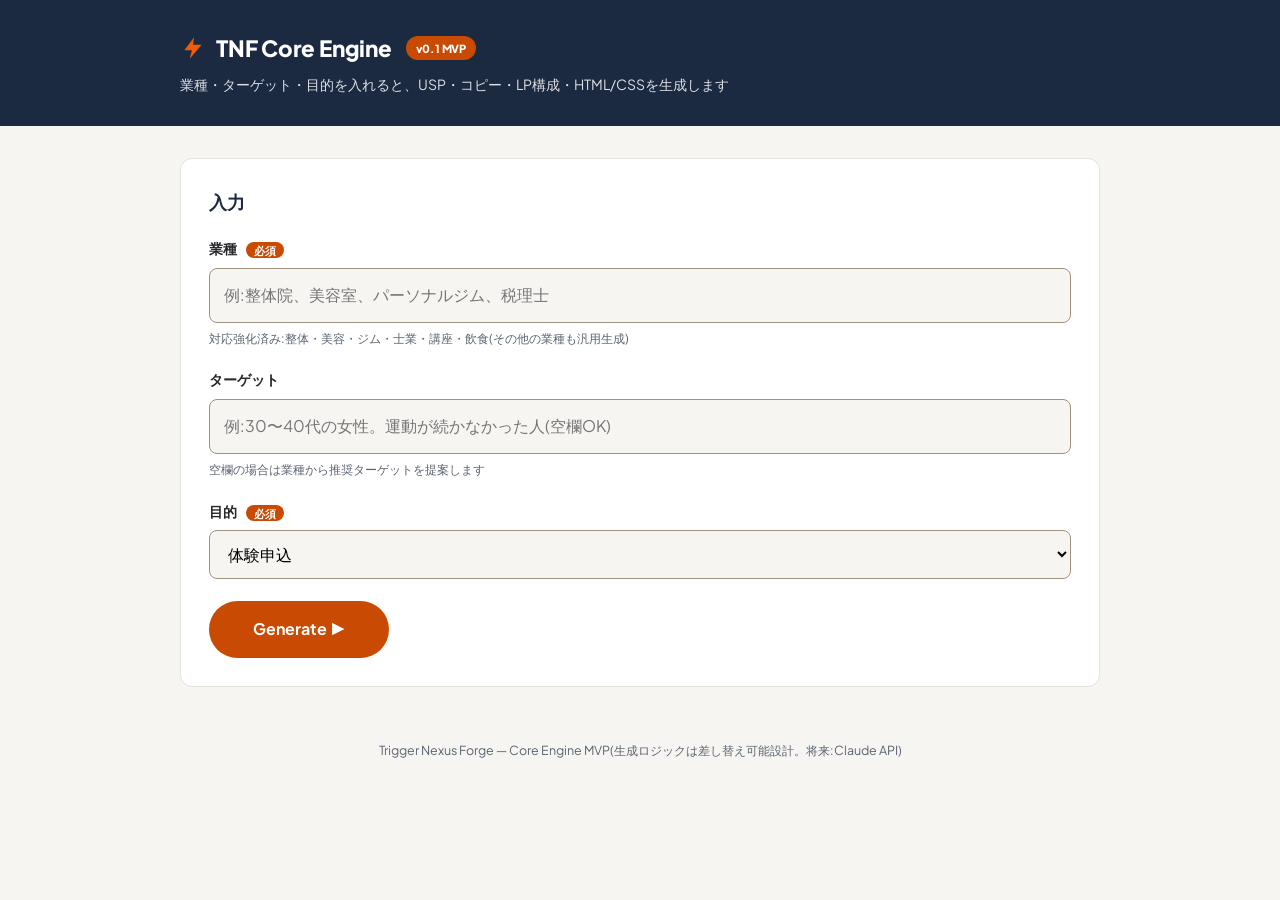
<file: 06_PRODUCTS/00_CORE_ENGINE/app/index.html>
<!DOCTYPE html>
<html lang="ja">
<head>
  <meta charset="UTF-8">
  <meta name="viewport" content="width=device-width, initial-scale=1.0">
  <title>TNF Core Engine — LP Generator MVP</title>
  <link rel="stylesheet" href="style.css">
</head>
<body>

  <a class="skip-link" href="#main-content">メインコンテンツへスキップ</a>

  <header class="app-header">
    <div class="wrap">
      <h1>
        <svg class="icon-mark" width="26" height="26" viewBox="0 0 24 24" aria-hidden="true" focusable="false">
          <polygon points="13,2 4,14 11,14 9,22 20,9 12,9" fill="currentColor"/>
        </svg>
        TNF Core Engine <span class="ver">v0.1 MVP</span>
      </h1>
      <p class="tagline">業種・ターゲット・目的を入れると、USP・コピー・LP構成・HTML/CSSを生成します</p>
    </div>
  </header>

  <main class="wrap" id="main-content">

    <!-- 入力フォーム -->
    <section class="panel" id="input-panel">
      <h2>入力</h2>
      <div class="form-grid">
        <div class="field">
          <label for="industry">業種 <span class="req">必須</span></label>
          <input type="text" id="industry" placeholder="例:整体院、美容室、パーソナルジム、税理士">
          <p class="hint">対応強化済み:整体・美容・ジム・士業・講座・飲食(その他の業種も汎用生成)</p>
        </div>
        <div class="field">
          <label for="target">ターゲット</label>
          <input type="text" id="target" placeholder="例:30〜40代の女性。運動が続かなかった人(空欄OK)">
          <p class="hint">空欄の場合は業種から推奨ターゲットを提案します</p>
        </div>
        <div class="field">
          <label for="goal">目的 <span class="req">必須</span></label>
          <select id="goal">
            <option value="体験申込">体験申込</option>
            <option value="問い合わせ">問い合わせ</option>
            <option value="予約">予約</option>
            <option value="購入">購入</option>
            <option value="資料請求">資料請求</option>
          </select>
        </div>
      </div>
      <div class="actions">
        <button id="generate" class="btn-primary">Generate ▶</button>
        <span id="status" class="status" role="status"></span>
      </div>
    </section>

    <!-- 結果 -->
    <section class="panel hidden" id="result-panel">
      <div class="tabs" role="tablist">
        <button class="tab active" data-tab="usp">USP</button>
        <button class="tab" data-tab="catch">キャッチコピー</button>
        <button class="tab" data-tab="structure">LP構成</button>
        <button class="tab" data-tab="html">HTML</button>
        <button class="tab" data-tab="css">CSS</button>
        <button class="tab" data-tab="preview">プレビュー</button>
      </div>

      <div class="tab-body" id="tab-usp"></div>
      <div class="tab-body hidden" id="tab-catch"></div>
      <div class="tab-body hidden" id="tab-structure"></div>

      <div class="tab-body hidden" id="tab-html">
        <div class="code-actions">
          <button class="btn-sub" data-copy="html">コピー</button>
          <button class="btn-sub" data-download="html">index.html をダウンロード</button>
        </div>
        <pre><code id="code-html"></code></pre>
      </div>

      <div class="tab-body hidden" id="tab-css">
        <div class="code-actions">
          <button class="btn-sub" data-copy="css">コピー</button>
          <button class="btn-sub" data-download="css">style.css をダウンロード</button>
        </div>
        <pre><code id="code-css"></code></pre>
      </div>

      <div class="tab-body hidden" id="tab-preview">
        <p class="hint">生成したLPのプレビューです(HTML+CSSを合成して表示)</p>
        <iframe id="preview-frame" title="LPプレビュー"></iframe>
      </div>

      <p class="disclaimer">
        ⚠️ 本MVPはルールベース生成です。実績・数字の箇所は【要記入】になっています —
        事実で埋めてから公開してください。効果を保証するものではありません。
      </p>
    </section>

  </main>

  <footer class="app-footer wrap">
    <p>Trigger Nexus Forge — Core Engine MVP(生成ロジックは差し替え可能設計。将来:Claude API)</p>
  </footer>

  <script src="js/data.js"></script>
  <script src="js/engine.js"></script>
  <script src="js/app.js"></script>
</body>
</html>
</file>
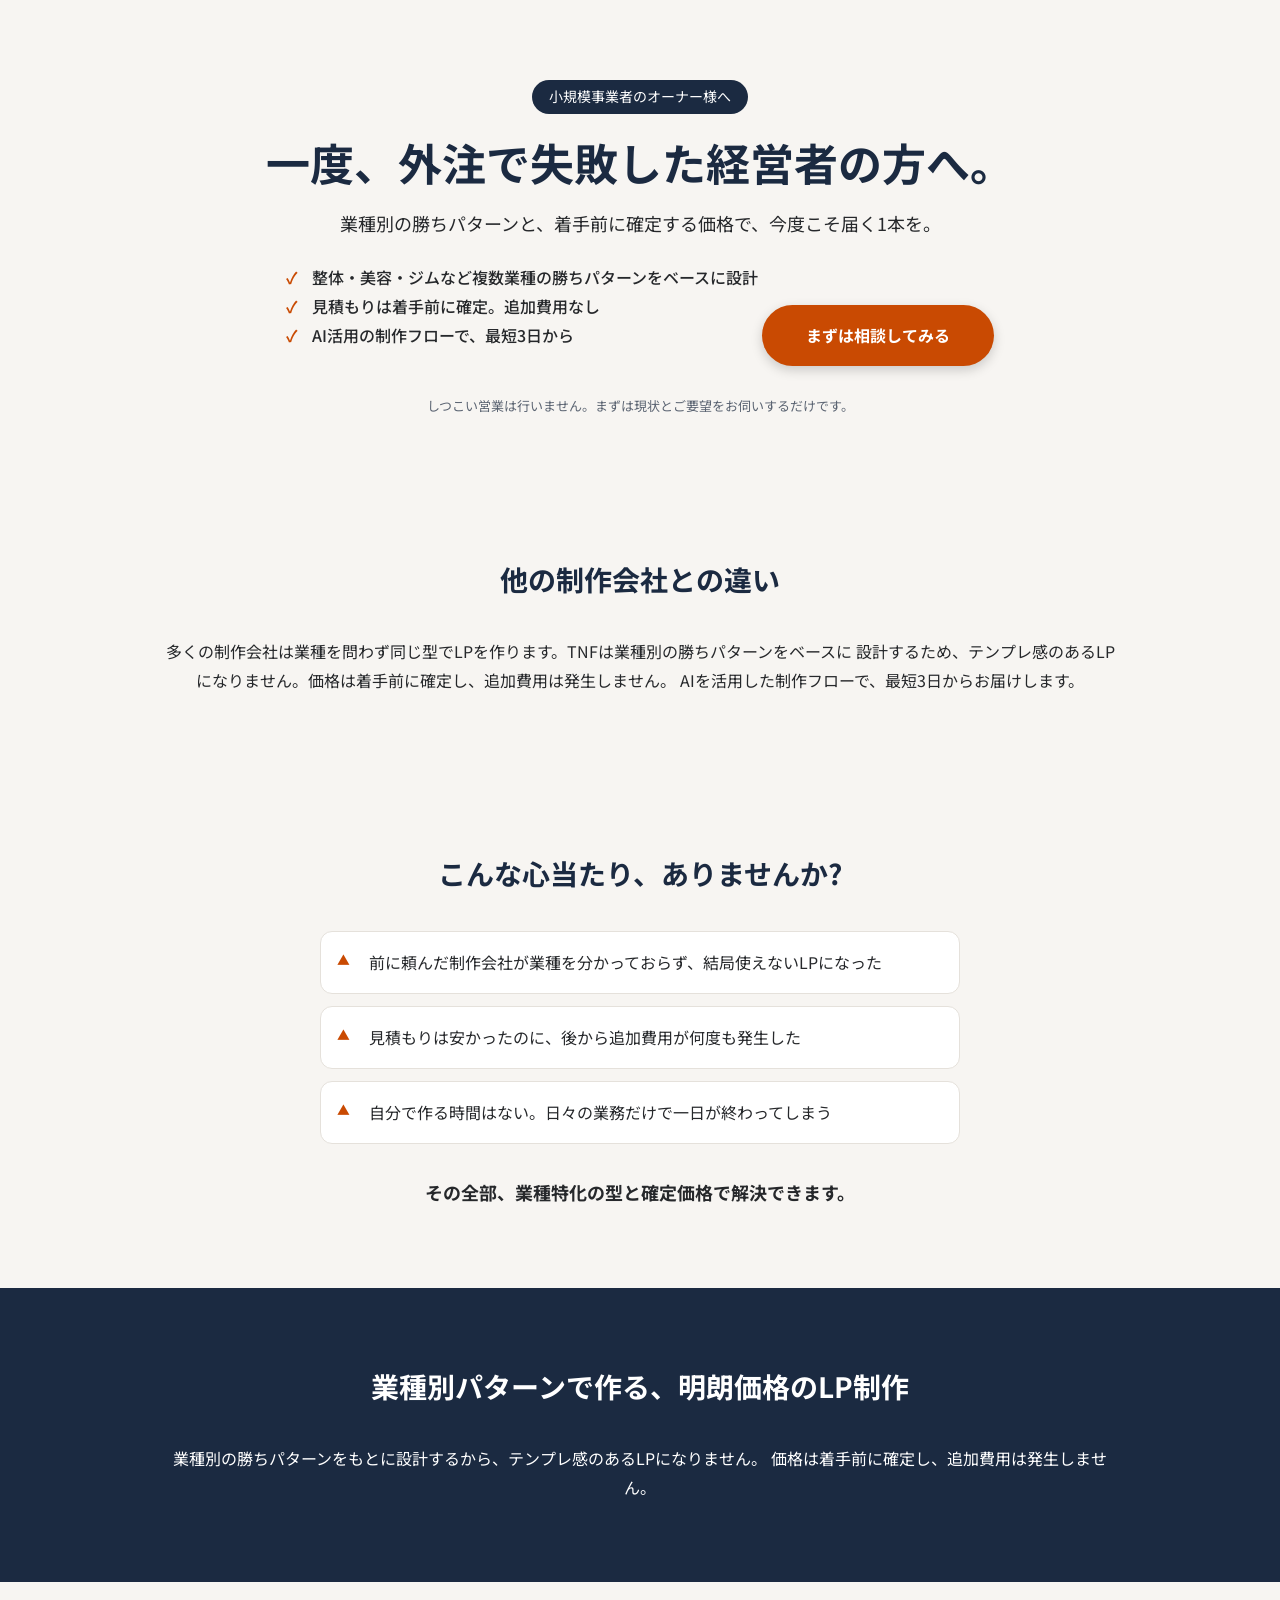
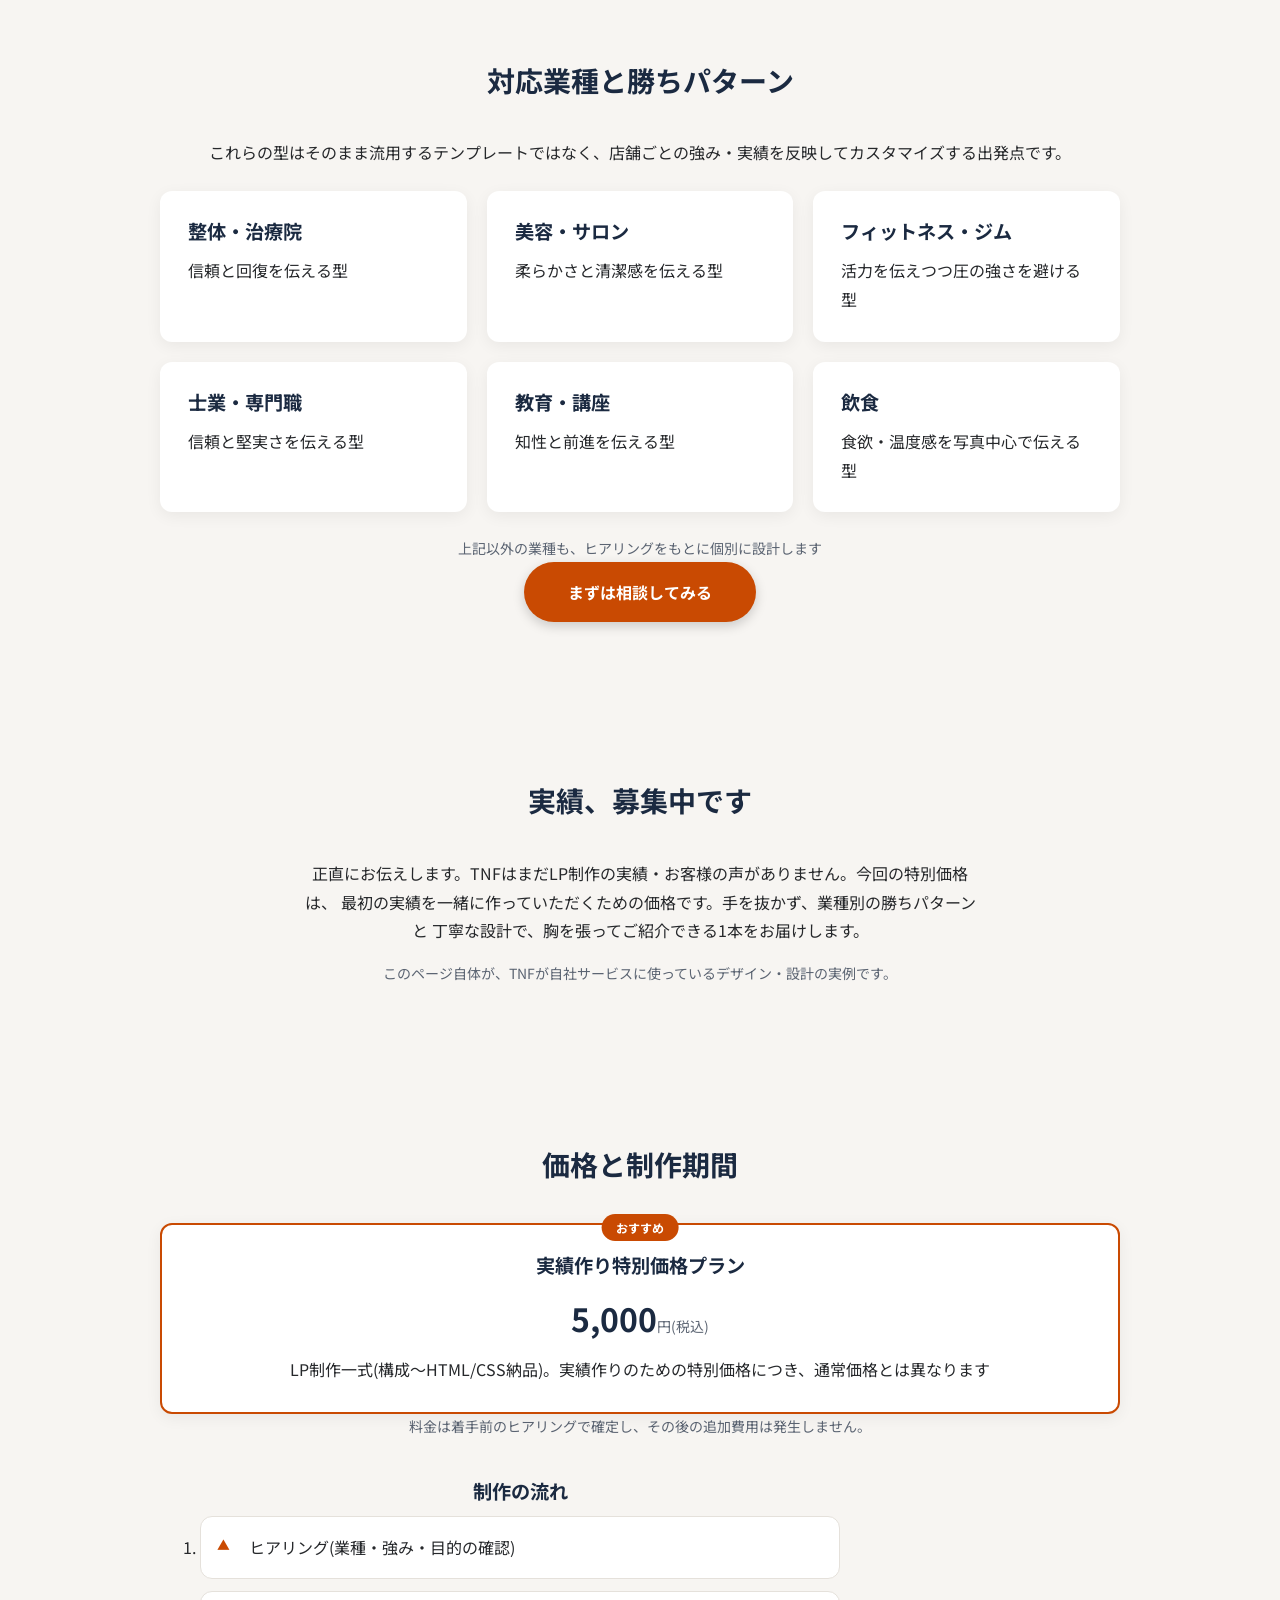
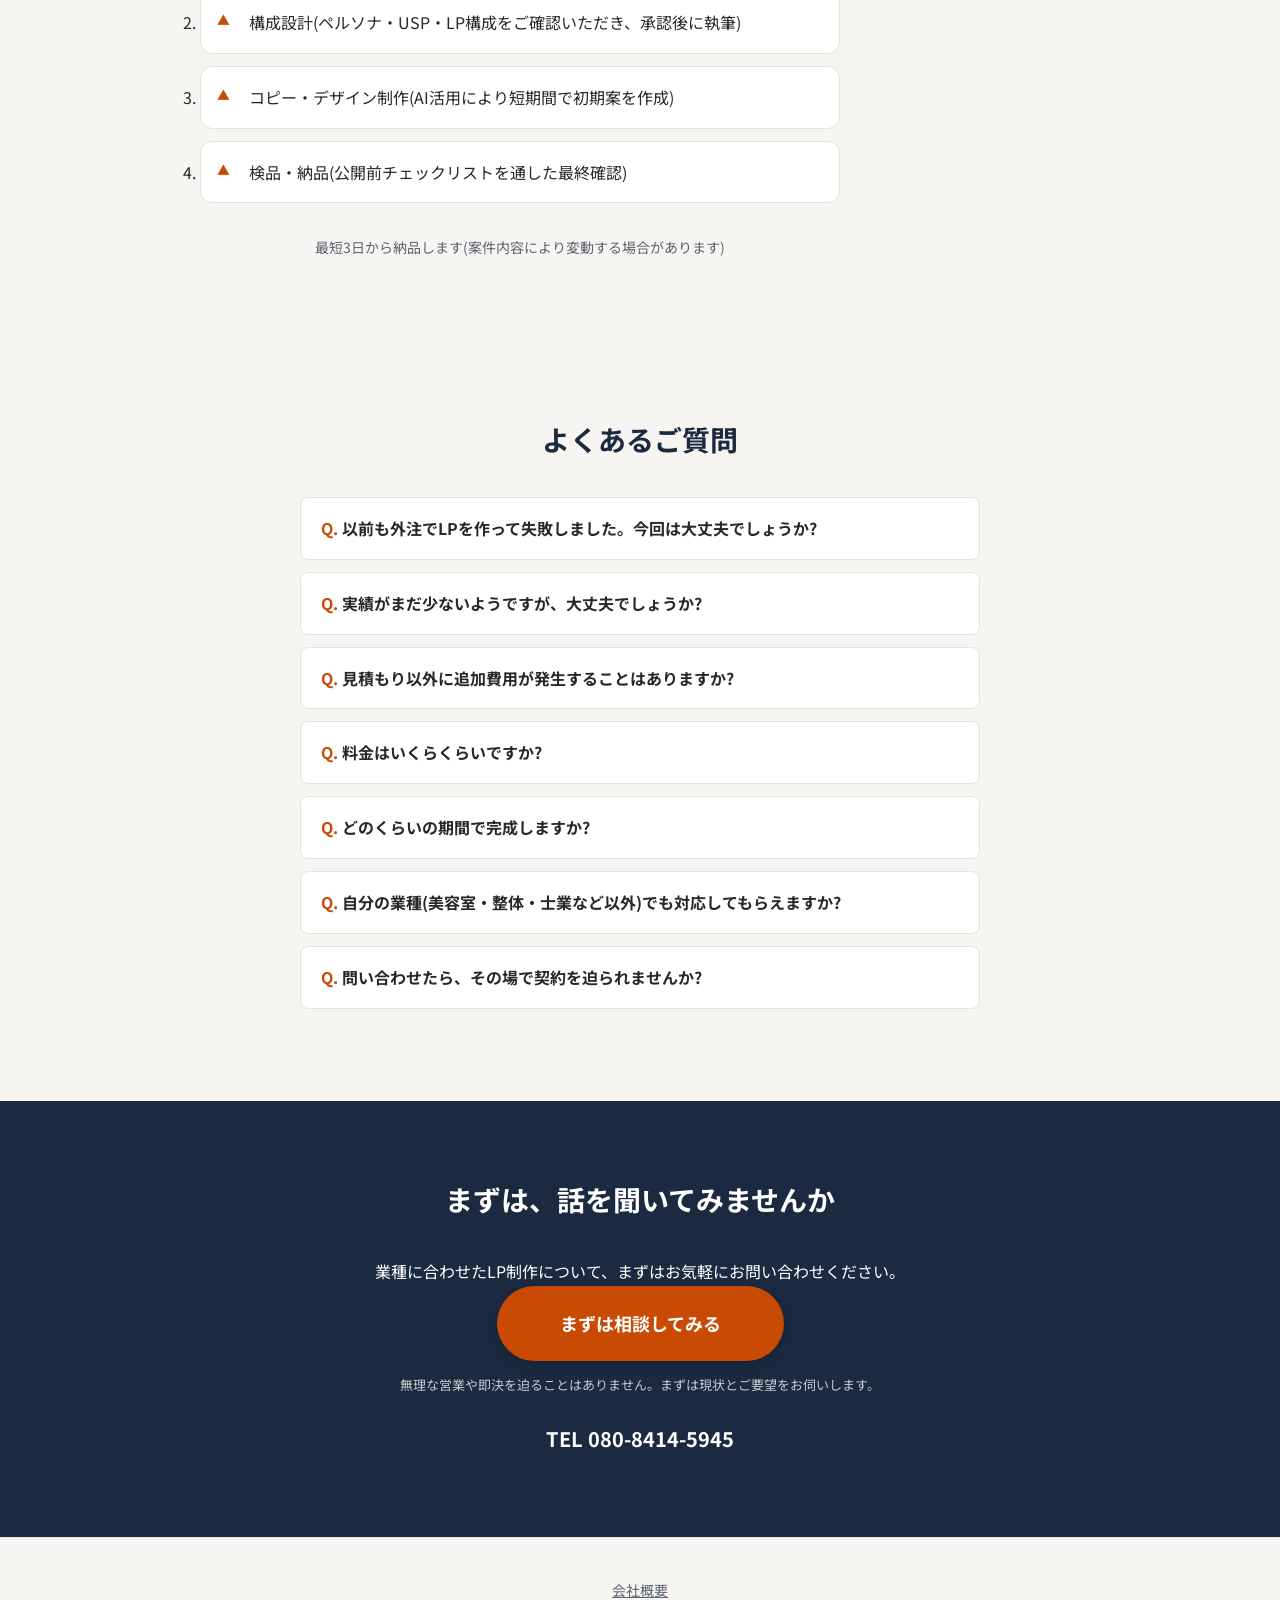
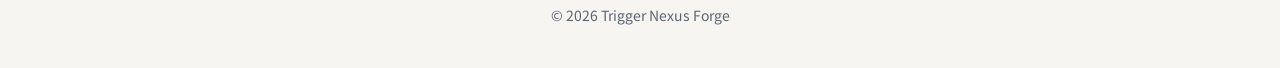
<file: 07_CLIENTS/tnf-own/lp-v1/index.html>
<!DOCTYPE html>
<html lang="ja">
<head>
  <meta charset="UTF-8">
  <meta name="viewport" content="width=device-width, initial-scale=1.0">
  <title>一度、外注で失敗した経営者の方へ。|Trigger Nexus Forge</title>
  <meta name="description" content="業種別の勝ちパターンをもとに設計するLP制作。価格は着手前に確定、追加費用なし。AI活用で短納期。小規模事業者のオーナー様へ。">
  <link rel="canonical" href="https://trigger0307.com/lp/">
  <meta property="og:type" content="website">
  <meta property="og:url" content="https://trigger0307.com/lp/">
  <meta property="og:title" content="一度、外注で失敗した経営者の方へ。|Trigger Nexus Forge">
  <meta property="og:description" content="業種別の勝ちパターンをもとに設計するLP制作。価格は着手前に確定、追加費用なし。AI活用で短納期。">
  <meta property="og:image" content="https://trigger0307.com/lp/assets/ogp.jpg">
  <meta name="twitter:card" content="summary_large_image">
  <meta name="twitter:image" content="https://trigger0307.com/lp/assets/ogp.jpg">
  <link rel="icon" href="assets/favicon.svg" type="image/svg+xml">
  <link rel="icon" href="assets/favicon-32.png" sizes="32x32" type="image/png">
  <link rel="apple-touch-icon" href="assets/apple-touch-icon.png">
  <link rel="preconnect" href="https://fonts.googleapis.com">
  <link rel="preconnect" href="https://fonts.gstatic.com" crossorigin>
  <link href="https://fonts.googleapis.com/css2?family=Noto+Sans+JP:wght@400;500;700&display=swap" rel="stylesheet">
  <link rel="stylesheet" href="style.css">
</head>
<body>

  <!-- 1. FV -->
  <header class="fv">
    <div class="container">
      <p class="fv__badge">小規模事業者のオーナー様へ</p>
      <h1 class="fv__title">一度、外注で失敗した経営者の方へ。</h1>
      <p class="fv__sub">業種別の勝ちパターンと、着手前に確定する価格で、今度こそ届く1本を。</p>
      <ul class="fv__points">
        <li>整体・美容・ジムなど複数業種の勝ちパターンをベースに設計</li>
        <li>見積もりは着手前に確定。追加費用なし</li>
        <li>AI活用の制作フローで、最短3日から</li>
      </ul>
      <a href="#cta" class="btn">まずは相談してみる</a>
      <p class="micro">しつこい営業は行いません。まずは現状とご要望をお伺いするだけです。</p>
    </div>
  </header>

  <main>

  <!-- 2. 他社との違い(Qualify・標準構成にないため「解決策」と同じ作法で追加) -->
  <section class="section">
    <div class="container">
      <h2>他の制作会社との違い</h2>
      <p class="center">
        多くの制作会社は業種を問わず同じ型でLPを作ります。TNFは業種別の勝ちパターンをベースに
        設計するため、テンプレ感のあるLPになりません。価格は着手前に確定し、追加費用は発生しません。
        AIを活用した制作フローで、最短3日からお届けします。
      </p>
    </div>
  </section>

  <!-- 3. 課題共感 -->
  <section class="section">
    <div class="container">
      <h2>こんな心当たり、ありませんか?</h2>
      <ul class="problems">
        <li>前に頼んだ制作会社が業種を分かっておらず、結局使えないLPになった</li>
        <li>見積もりは安かったのに、後から追加費用が何度も発生した</li>
        <li>自分で作る時間はない。日々の業務だけで一日が終わってしまう</li>
      </ul>
      <p class="bridge">その全部、業種特化の型と確定価格で解決できます。</p>
    </div>
  </section>

  <!-- 4. 解決策 -->
  <section class="section section--dark">
    <div class="container">
      <h2>業種別パターンで作る、明朗価格のLP制作</h2>
      <p class="center">
        業種別の勝ちパターンをもとに設計するから、テンプレ感のあるLPになりません。
        価格は着手前に確定し、追加費用は発生しません。
      </p>
    </div>
  </section>

  <!-- 5. 業種別の勝ちパターン(標準構成の「ベネフィット」枠を6カードに拡張して使用) -->
  <section class="section">
    <div class="container">
      <h2>対応業種と勝ちパターン</h2>
      <p class="center" style="margin-bottom: 1.5rem;">これらの型はそのまま流用するテンプレートではなく、店舗ごとの強み・実績を反映してカスタマイズする出発点です。</p>
      <div class="cards">
        <div class="card"><h3>整体・治療院</h3><p>信頼と回復を伝える型</p></div>
        <div class="card"><h3>美容・サロン</h3><p>柔らかさと清潔感を伝える型</p></div>
        <div class="card"><h3>フィットネス・ジム</h3><p>活力を伝えつつ圧の強さを避ける型</p></div>
        <div class="card"><h3>士業・専門職</h3><p>信頼と堅実さを伝える型</p></div>
        <div class="card"><h3>教育・講座</h3><p>知性と前進を伝える型</p></div>
        <div class="card"><h3>飲食</h3><p>食欲・温度感を写真中心で伝える型</p></div>
      </div>
      <p class="muted center" style="margin-top: 1.5rem;">上記以外の業種も、ヒアリングをもとに個別に設計します</p>
      <p class="center"><a href="#cta" class="btn">まずは相談してみる</a></p>
    </div>
  </section>

  <!-- 6. 実績・お客様の声 -->
  <section class="section">
    <div class="container narrow center">
      <h2>実績、募集中です</h2>
      <p>
        正直にお伝えします。TNFはまだLP制作の実績・お客様の声がありません。今回の特別価格は、
        最初の実績を一緒に作っていただくための価格です。手を抜かず、業種別の勝ちパターンと
        丁寧な設計で、胸を張ってご紹介できる1本をお届けします。
      </p>
      <p class="muted" style="margin-top: 1rem;">このページ自体が、TNFが自社サービスに使っているデザイン・設計の実例です。</p>
    </div>
  </section>

  <!-- 7. 価格と納期の透明性 -->
  <section class="section">
    <div class="container">
      <h2>価格と制作期間</h2>
      <div class="cards">
        <div class="card price price--featured">
          <p class="tag">おすすめ</p>
          <h3>実績作り特別価格プラン</h3>
          <p class="price__num">5,000<span>円(税込)</span></p>
          <p>LP制作一式(構成〜HTML/CSS納品)。実績作りのための特別価格につき、通常価格とは異なります</p>
        </div>
      </div>
      <p class="muted center">料金は着手前のヒアリングで確定し、その後の追加費用は発生しません。</p>
      <div class="narrow" style="margin-top: 2.5rem;">
        <h3 class="center">制作の流れ</h3>
        <ol class="problems">
          <li>ヒアリング(業種・強み・目的の確認)</li>
          <li>構成設計(ペルソナ・USP・LP構成をご確認いただき、承認後に執筆)</li>
          <li>コピー・デザイン制作(AI活用により短期間で初期案を作成)</li>
          <li>検品・納品(公開前チェックリストを通した最終確認)</li>
        </ol>
        <p class="muted center">最短3日から納品します(案件内容により変動する場合があります)</p>
      </div>
    </div>
  </section>

  <!-- 8. FAQ -->
  <section class="section">
    <div class="container narrow">
      <h2>よくあるご質問</h2>
      <details><summary>以前も外注でLPを作って失敗しました。今回は大丈夫でしょうか?</summary><p>業種別の勝ちパターンをもとに設計するため、業種を理解しないまま作られるテンプレLPにはなりません。構成案は着手前にご確認いただけます。</p></details>
      <details><summary>実績がまだ少ないようですが、大丈夫でしょうか?</summary><p>正直にお伝えすると、これから実績を積んでいく段階です。だからこそ特別価格でご案内し、業種別の勝ちパターンと丁寧な設計で、胸を張れる1本をお届けします。</p></details>
      <details><summary>見積もり以外に追加費用が発生することはありますか?</summary><p>着手前のヒアリングで料金を確定してご提示します。ご依頼いただいた範囲内での追加費用は発生しません。範囲を超えるご依頼は事前にご相談します。</p></details>
      <details><summary>料金はいくらくらいですか?</summary><p>現在は実績作りのための特別価格として、LP制作一式5,000円でご案内しています。</p></details>
      <details><summary>どのくらいの期間で完成しますか?</summary><p>AIを活用した制作フローにより、最短3日から納品可能です。案件内容により変動する場合があります。</p></details>
      <details><summary>自分の業種(美容室・整体・士業など以外)でも対応してもらえますか?</summary><p>整体・美容・ジム・士業・講座・飲食以外の業種も、ヒアリングをもとに個別に設計しますので、まずはご相談ください。</p></details>
      <details><summary>問い合わせたら、その場で契約を迫られませんか?</summary><p>しつこい営業や即決を求めることはありません。まずは現状とご要望をお伺いし、ご検討いただいてからのご判断で構いません。</p></details>
    </div>
  </section>

  <!-- 9. 最終CTA -->
  <section class="section section--dark" id="cta">
    <div class="container center">
      <h2>まずは、話を聞いてみませんか</h2>
      <p>業種に合わせたLP制作について、まずはお気軽にお問い合わせください。</p>
      <p><a href="mailto:0903wimper@gmail.com" class="btn btn--lg">まずは相談してみる</a></p>
      <p class="micro">無理な営業や即決を迫ることはありません。まずは現状とご要望をお伺いします。</p>
      <p class="tel"><a href="tel:08084145945">TEL 080-8414-5945</a></p>
    </div>
  </section>

  </main>

  <footer class="footer">
    <div class="container center muted">
      <p><a href="https://trigger0307.com/">会社概要</a></p>
      <p>&copy; 2026 Trigger Nexus Forge</p>
    </div>
  </footer>

</body>
</html>
</file>
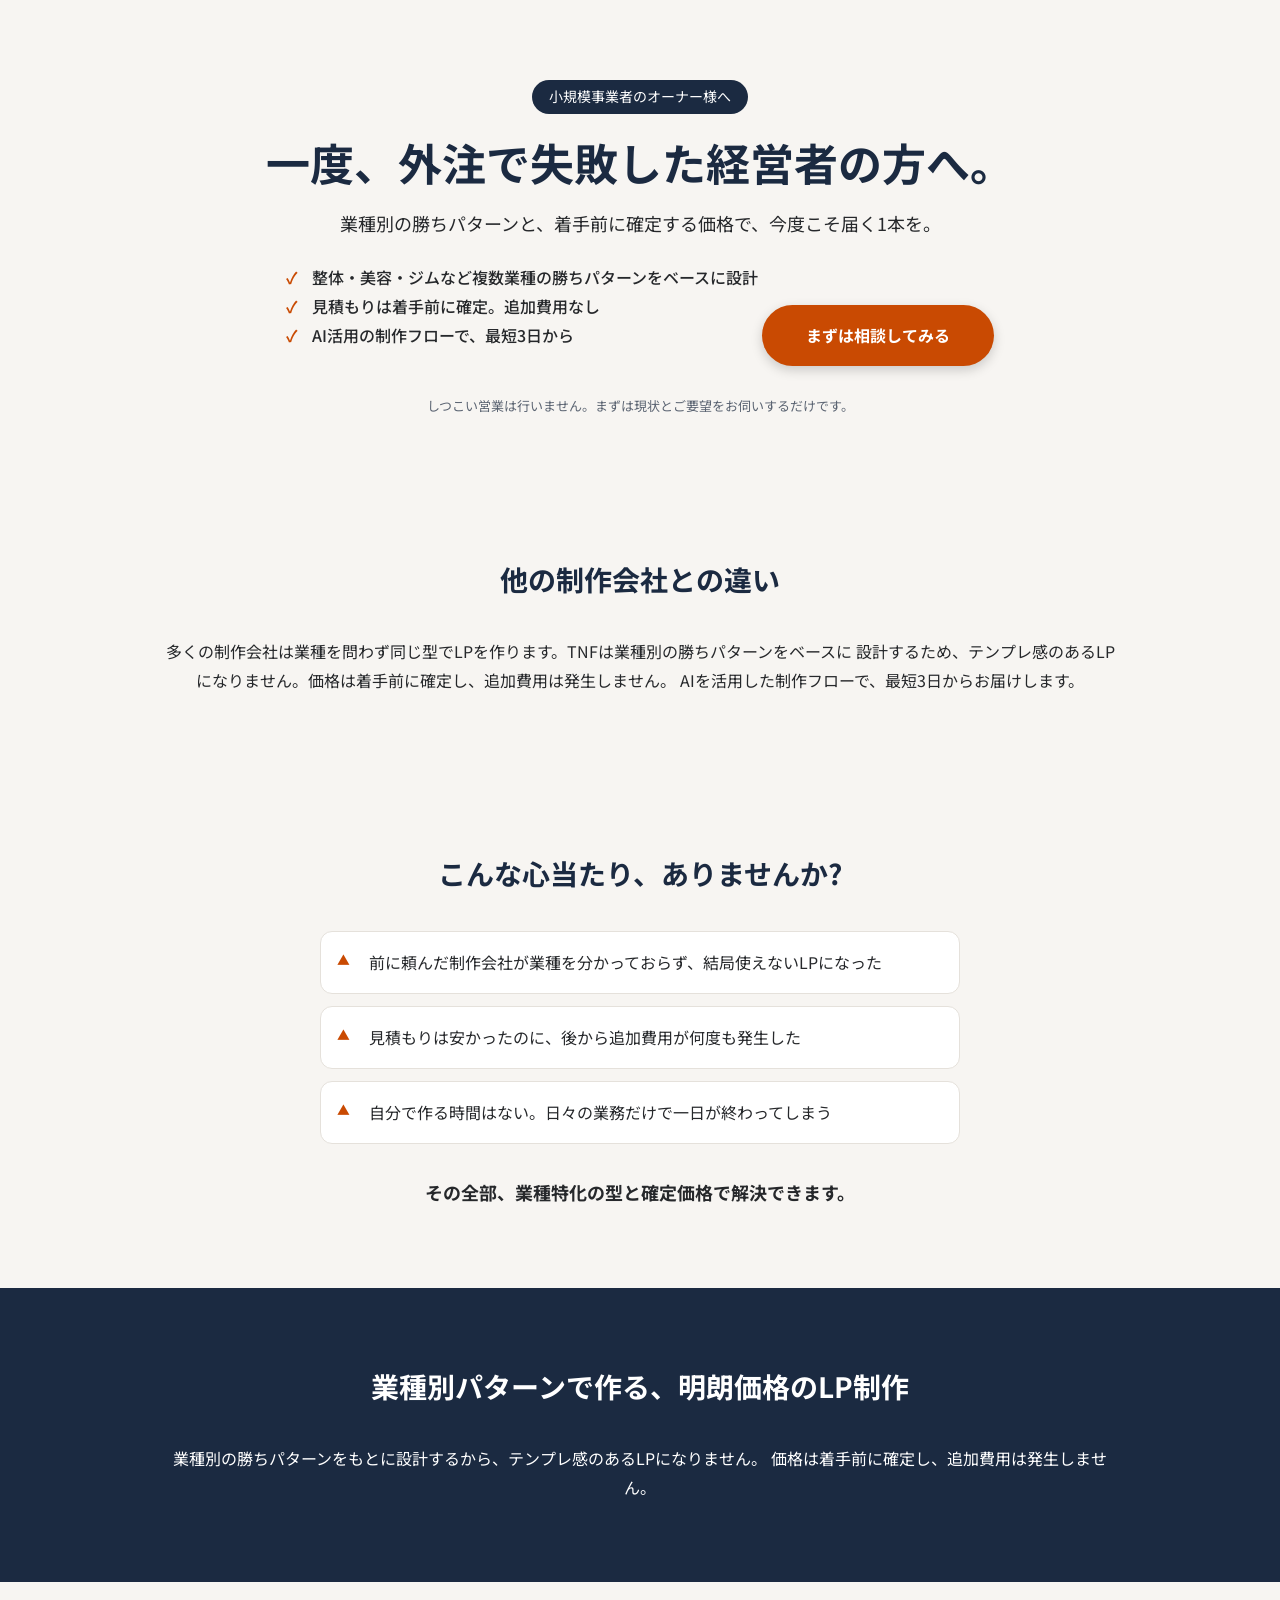
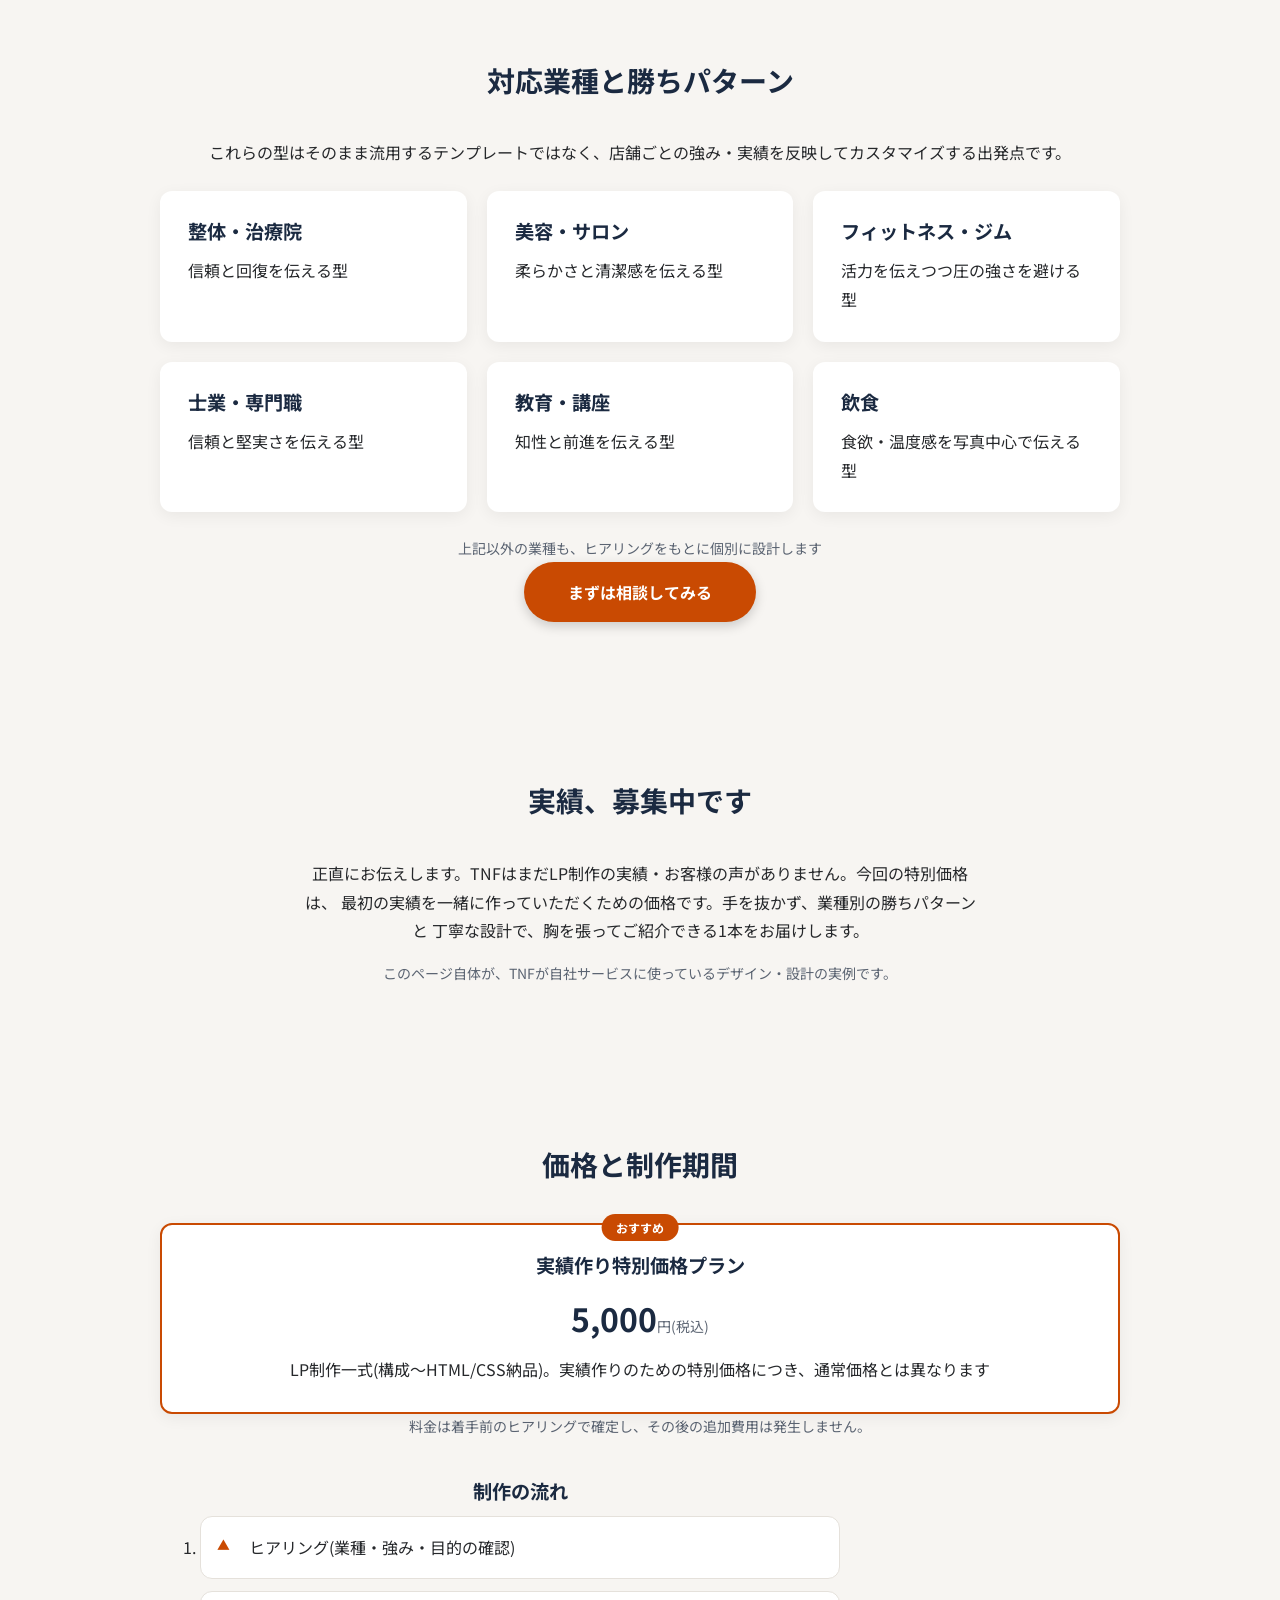
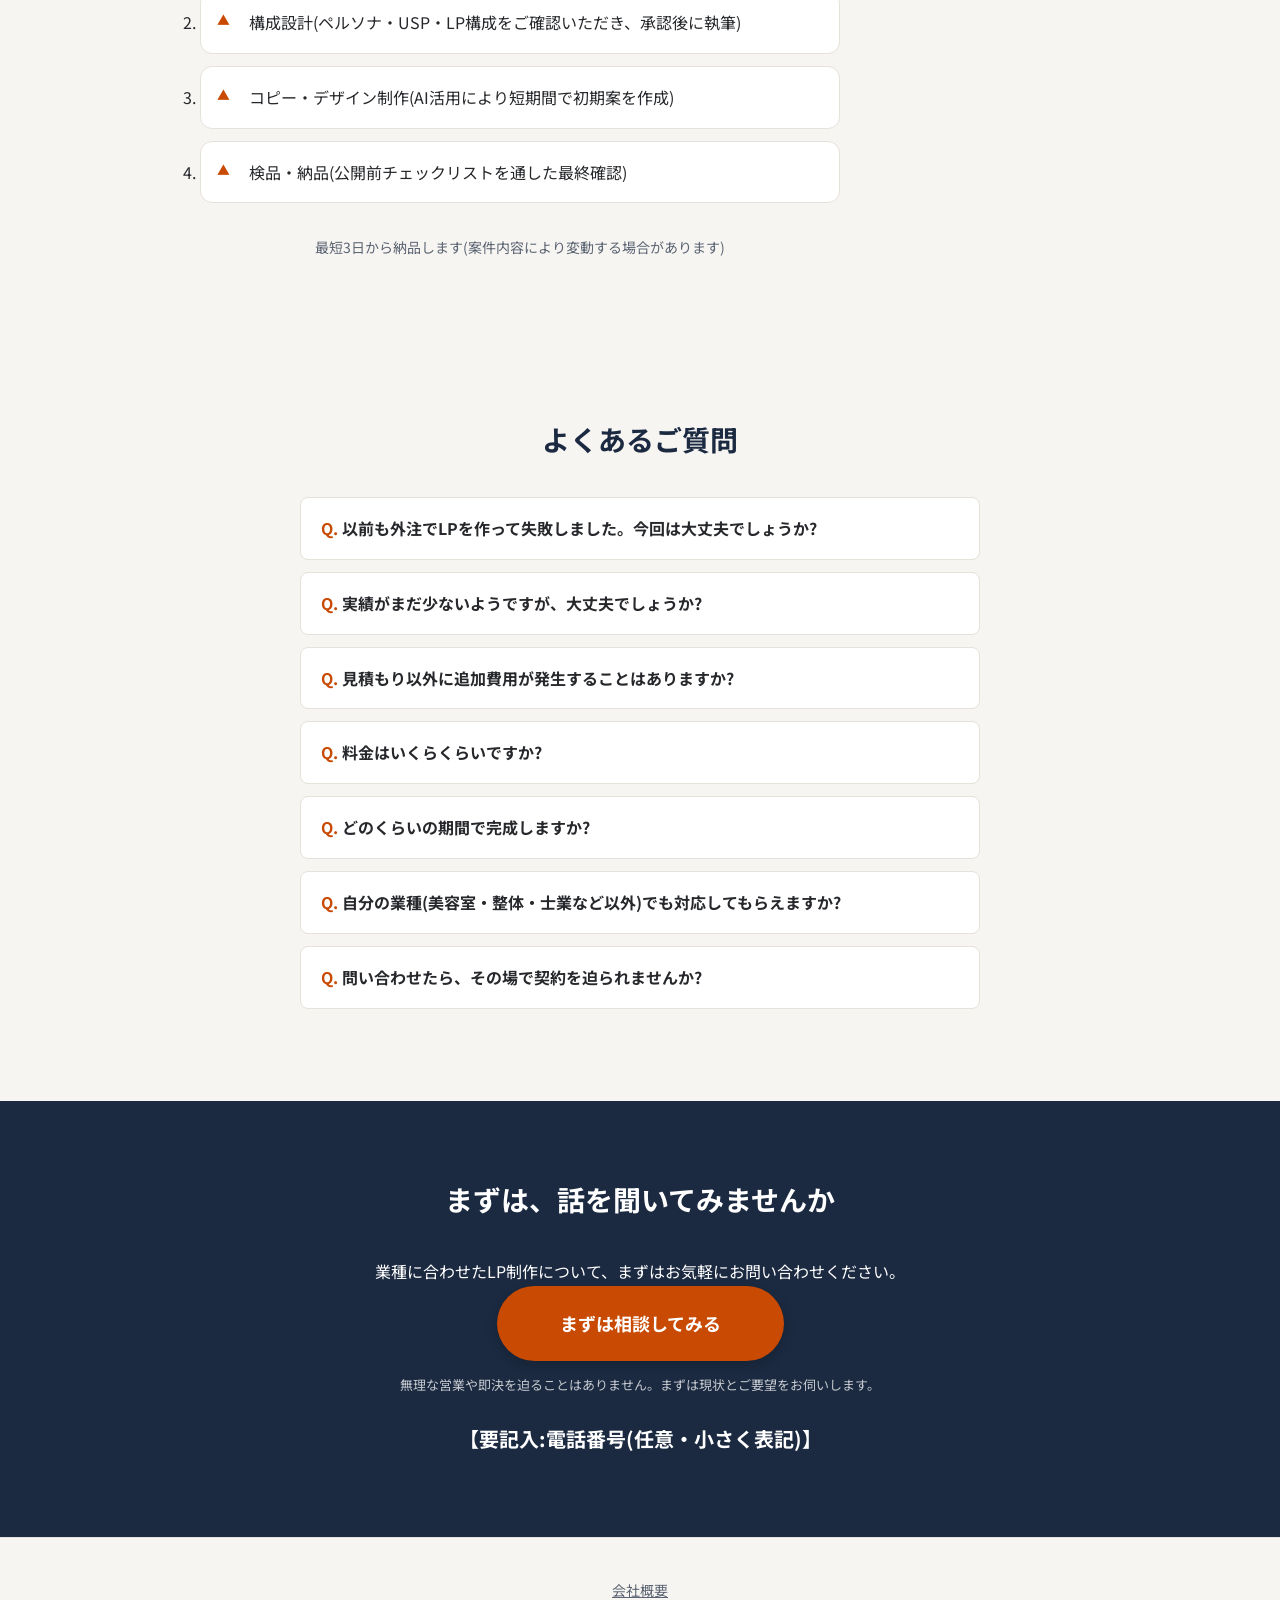
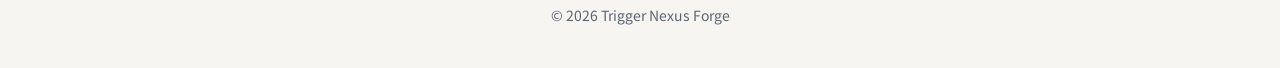
<file: 07_CLIENTS/tnf-own/lp-v1/lp.html>
<!DOCTYPE html>
<html lang="ja">
<head>
  <meta charset="UTF-8">
  <meta name="viewport" content="width=device-width, initial-scale=1.0">
  <title>一度、外注で失敗した経営者の方へ。|Trigger Nexus Forge</title>
  <meta name="description" content="業種別の勝ちパターンをもとに設計するLP制作。価格は着手前に確定、追加費用なし。AI活用で短納期。小規模事業者のオーナー様へ。">
  <meta property="og:type" content="website">
  <meta property="og:title" content="一度、外注で失敗した経営者の方へ。|Trigger Nexus Forge">
  <meta property="og:description" content="業種別の勝ちパターンをもとに設計するLP制作。価格は着手前に確定、追加費用なし。AI活用で短納期。">
  <meta property="og:image" content="【要記入:OGP画像URL(1200x630)】">
  <meta name="twitter:card" content="summary_large_image">
  <link rel="preconnect" href="https://fonts.googleapis.com">
  <link rel="preconnect" href="https://fonts.gstatic.com" crossorigin>
  <link href="https://fonts.googleapis.com/css2?family=Noto+Sans+JP:wght@400;500;700&display=swap" rel="stylesheet">
  <link rel="stylesheet" href="style.css">
</head>
<body>

  <!-- 1. FV -->
  <header class="fv">
    <div class="container">
      <p class="fv__badge">小規模事業者のオーナー様へ</p>
      <h1 class="fv__title">一度、外注で失敗した経営者の方へ。</h1>
      <p class="fv__sub">業種別の勝ちパターンと、着手前に確定する価格で、今度こそ届く1本を。</p>
      <ul class="fv__points">
        <li>整体・美容・ジムなど複数業種の勝ちパターンをベースに設計</li>
        <li>見積もりは着手前に確定。追加費用なし</li>
        <li>AI活用の制作フローで、最短3日から</li>
      </ul>
      <a href="#cta" class="btn">まずは相談してみる</a>
      <p class="micro">しつこい営業は行いません。まずは現状とご要望をお伺いするだけです。</p>
    </div>
  </header>

  <!-- 2. 他社との違い(Qualify・標準構成にないため「解決策」と同じ作法で追加) -->
  <section class="section">
    <div class="container">
      <h2>他の制作会社との違い</h2>
      <p class="center">
        多くの制作会社は業種を問わず同じ型でLPを作ります。TNFは業種別の勝ちパターンをベースに
        設計するため、テンプレ感のあるLPになりません。価格は着手前に確定し、追加費用は発生しません。
        AIを活用した制作フローで、最短3日からお届けします。
      </p>
    </div>
  </section>

  <!-- 3. 課題共感 -->
  <section class="section">
    <div class="container">
      <h2>こんな心当たり、ありませんか?</h2>
      <ul class="problems">
        <li>前に頼んだ制作会社が業種を分かっておらず、結局使えないLPになった</li>
        <li>見積もりは安かったのに、後から追加費用が何度も発生した</li>
        <li>自分で作る時間はない。日々の業務だけで一日が終わってしまう</li>
      </ul>
      <p class="bridge">その全部、業種特化の型と確定価格で解決できます。</p>
    </div>
  </section>

  <!-- 4. 解決策 -->
  <section class="section section--dark">
    <div class="container">
      <h2>業種別パターンで作る、明朗価格のLP制作</h2>
      <p class="center">
        業種別の勝ちパターンをもとに設計するから、テンプレ感のあるLPになりません。
        価格は着手前に確定し、追加費用は発生しません。
      </p>
    </div>
  </section>

  <!-- 5. 業種別の勝ちパターン(標準構成の「ベネフィット」枠を6カードに拡張して使用) -->
  <section class="section">
    <div class="container">
      <h2>対応業種と勝ちパターン</h2>
      <p class="center" style="margin-bottom: 1.5rem;">これらの型はそのまま流用するテンプレートではなく、店舗ごとの強み・実績を反映してカスタマイズする出発点です。</p>
      <div class="cards">
        <div class="card"><h3>整体・治療院</h3><p>信頼と回復を伝える型</p></div>
        <div class="card"><h3>美容・サロン</h3><p>柔らかさと清潔感を伝える型</p></div>
        <div class="card"><h3>フィットネス・ジム</h3><p>活力を伝えつつ圧の強さを避ける型</p></div>
        <div class="card"><h3>士業・専門職</h3><p>信頼と堅実さを伝える型</p></div>
        <div class="card"><h3>教育・講座</h3><p>知性と前進を伝える型</p></div>
        <div class="card"><h3>飲食</h3><p>食欲・温度感を写真中心で伝える型</p></div>
      </div>
      <p class="muted center" style="margin-top: 1.5rem;">上記以外の業種も、ヒアリングをもとに個別に設計します</p>
      <p class="center"><a href="#cta" class="btn">まずは相談してみる</a></p>
    </div>
  </section>

  <!-- 6. 実績・お客様の声 -->
  <section class="section">
    <div class="container narrow center">
      <h2>実績、募集中です</h2>
      <p>
        正直にお伝えします。TNFはまだLP制作の実績・お客様の声がありません。今回の特別価格は、
        最初の実績を一緒に作っていただくための価格です。手を抜かず、業種別の勝ちパターンと
        丁寧な設計で、胸を張ってご紹介できる1本をお届けします。
      </p>
      <p class="muted" style="margin-top: 1rem;">このページ自体が、TNFが自社サービスに使っているデザイン・設計の実例です。</p>
    </div>
  </section>

  <!-- 7. 価格と納期の透明性 -->
  <section class="section">
    <div class="container">
      <h2>価格と制作期間</h2>
      <div class="cards">
        <div class="card price price--featured">
          <p class="tag">おすすめ</p>
          <h3>実績作り特別価格プラン</h3>
          <p class="price__num">5,000<span>円(税込)</span></p>
          <p>LP制作一式(構成〜HTML/CSS納品)。実績作りのための特別価格につき、通常価格とは異なります</p>
        </div>
      </div>
      <p class="muted center">料金は着手前のヒアリングで確定し、その後の追加費用は発生しません。</p>
      <div class="narrow" style="margin-top: 2.5rem;">
        <h3 class="center">制作の流れ</h3>
        <ol class="problems">
          <li>ヒアリング(業種・強み・目的の確認)</li>
          <li>構成設計(ペルソナ・USP・LP構成をご確認いただき、承認後に執筆)</li>
          <li>コピー・デザイン制作(AI活用により短期間で初期案を作成)</li>
          <li>検品・納品(公開前チェックリストを通した最終確認)</li>
        </ol>
        <p class="muted center">最短3日から納品します(案件内容により変動する場合があります)</p>
      </div>
    </div>
  </section>

  <!-- 8. FAQ -->
  <section class="section">
    <div class="container narrow">
      <h2>よくあるご質問</h2>
      <details><summary>以前も外注でLPを作って失敗しました。今回は大丈夫でしょうか?</summary><p>業種別の勝ちパターンをもとに設計するため、業種を理解しないまま作られるテンプレLPにはなりません。構成案は着手前にご確認いただけます。</p></details>
      <details><summary>実績がまだ少ないようですが、大丈夫でしょうか?</summary><p>正直にお伝えすると、これから実績を積んでいく段階です。だからこそ特別価格でご案内し、業種別の勝ちパターンと丁寧な設計で、胸を張れる1本をお届けします。</p></details>
      <details><summary>見積もり以外に追加費用が発生することはありますか?</summary><p>着手前のヒアリングで料金を確定してご提示します。ご依頼いただいた範囲内での追加費用は発生しません。範囲を超えるご依頼は事前にご相談します。</p></details>
      <details><summary>料金はいくらくらいですか?</summary><p>現在は実績作りのための特別価格として、LP制作一式5,000円でご案内しています。</p></details>
      <details><summary>どのくらいの期間で完成しますか?</summary><p>AIを活用した制作フローにより、最短3日から納品可能です。案件内容により変動する場合があります。</p></details>
      <details><summary>自分の業種(美容室・整体・士業など以外)でも対応してもらえますか?</summary><p>整体・美容・ジム・士業・講座・飲食以外の業種も、ヒアリングをもとに個別に設計しますので、まずはご相談ください。</p></details>
      <details><summary>問い合わせたら、その場で契約を迫られませんか?</summary><p>しつこい営業や即決を求めることはありません。まずは現状とご要望をお伺いし、ご検討いただいてからのご判断で構いません。</p></details>
    </div>
  </section>

  <!-- 9. 最終CTA -->
  <section class="section section--dark" id="cta">
    <div class="container center">
      <h2>まずは、話を聞いてみませんか</h2>
      <p>業種に合わせたLP制作について、まずはお気軽にお問い合わせください。</p>
      <p><a href="【要記入:問い合わせフォームURL】" class="btn btn--lg">まずは相談してみる</a></p>
      <p class="micro">無理な営業や即決を迫ることはありません。まずは現状とご要望をお伺いします。</p>
      <p class="tel">【要記入:電話番号(任意・小さく表記)】</p>
    </div>
  </section>

  <footer class="footer">
    <div class="container center muted">
      <p><a href="【要記入:会社概要ページURL】">会社概要</a></p>
      <p>&copy; 2026 Trigger Nexus Forge</p>
    </div>
  </footer>

</body>
</html>
</file>
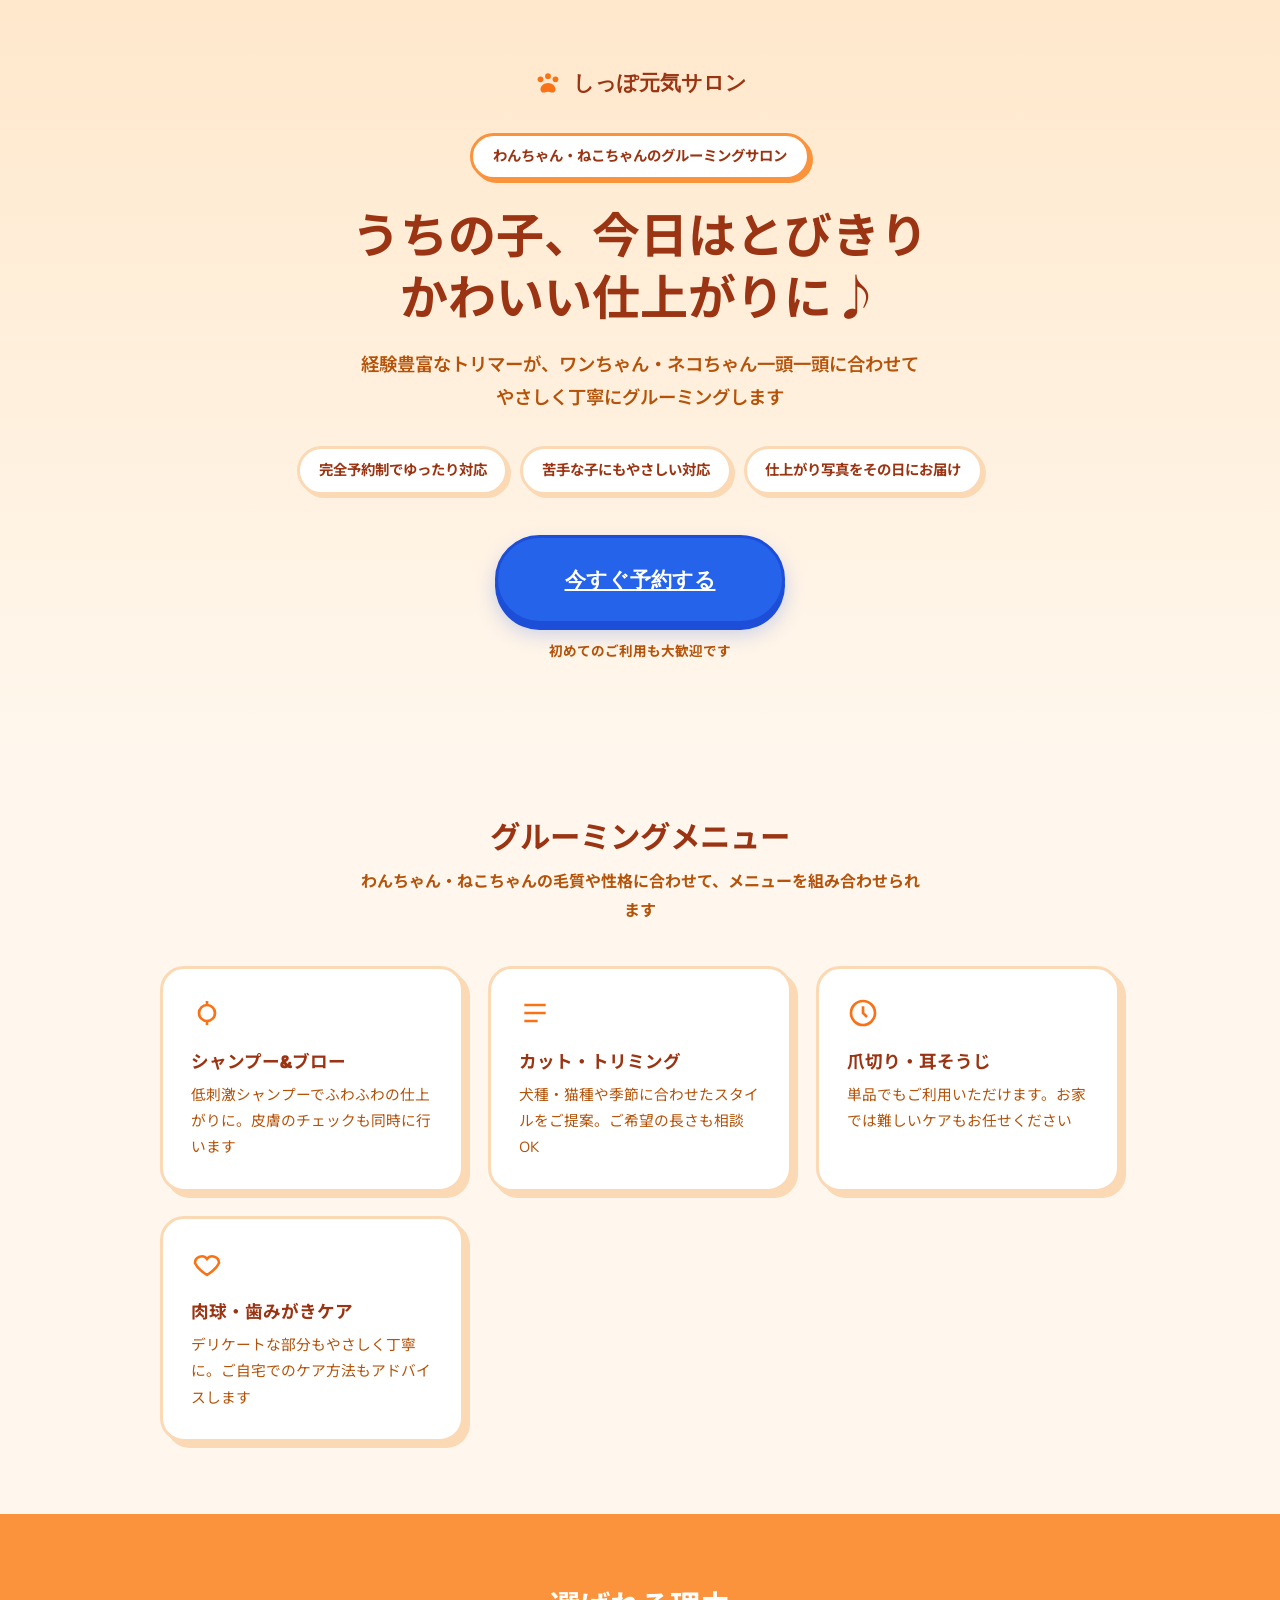
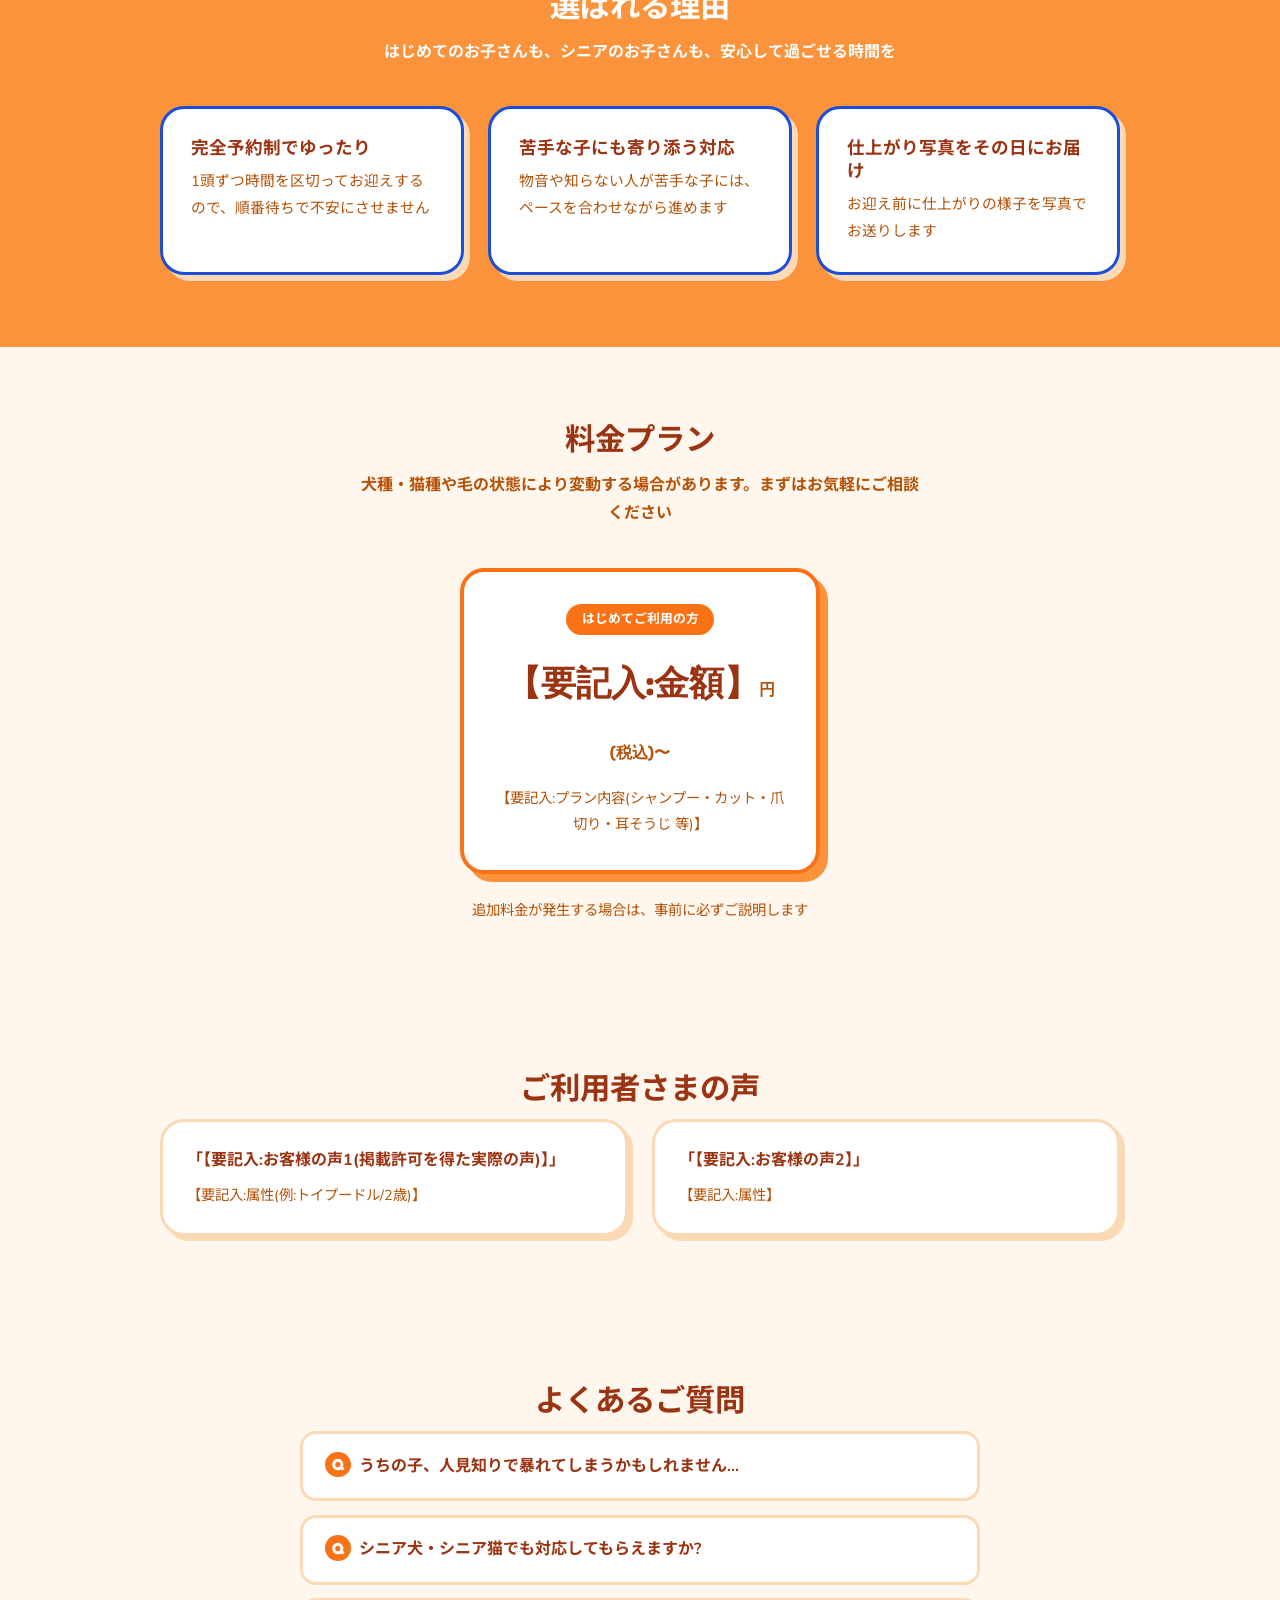
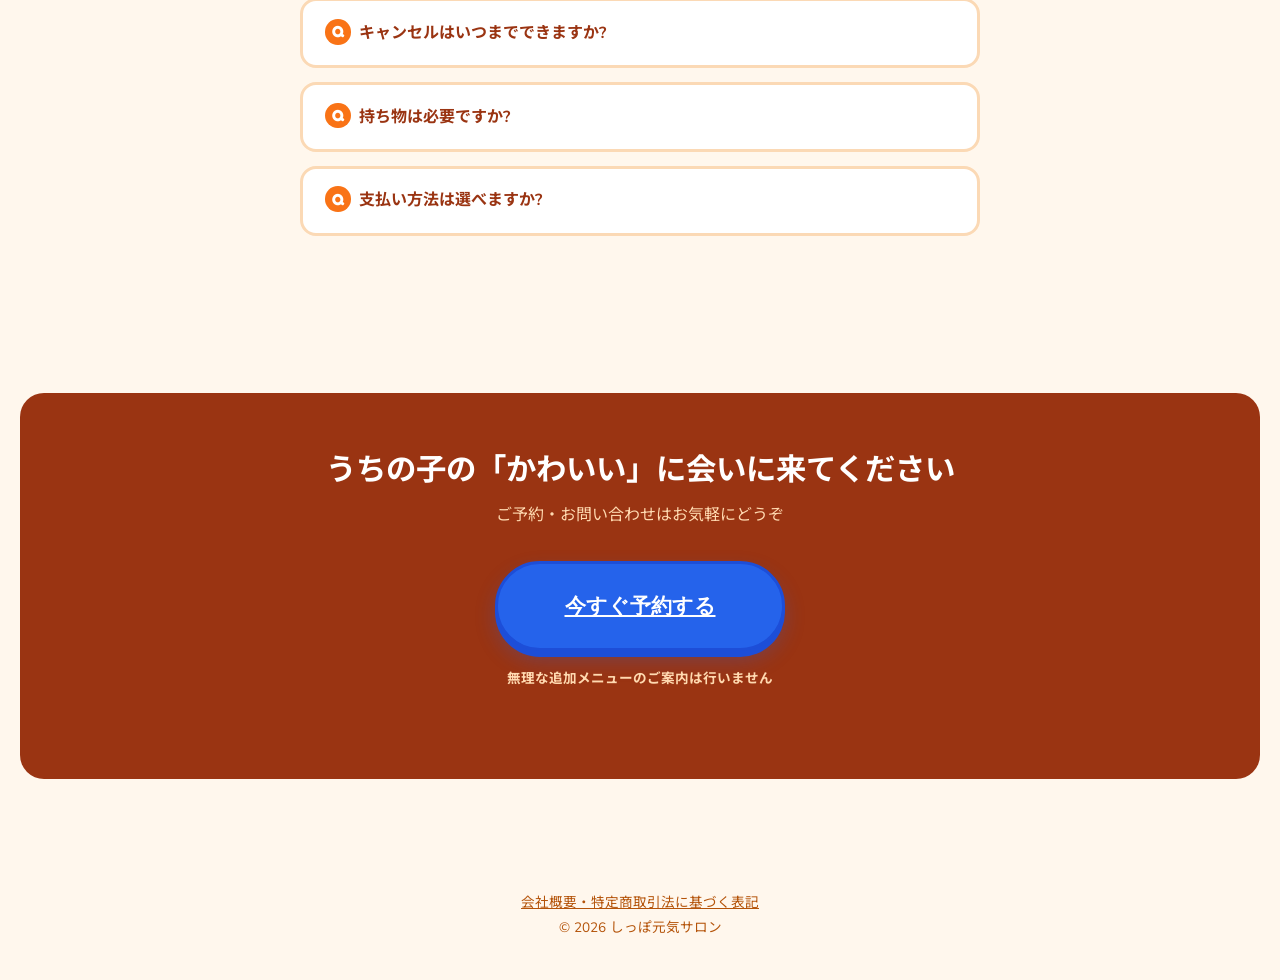
<file: 06_PRODUCTS/01_LP_BUILDER/Examples/pet_grooming/lp.html>
<!DOCTYPE html>
<html lang="ja">
<head>
<meta charset="UTF-8">
<meta name="viewport" content="width=device-width, initial-scale=1.0">
<title>しっぽ元気サロン|わんちゃん・ねこちゃんのグルーミングサロン</title>
<meta name="description" content="経験豊富なトリマーが一頭一頭に合わせてやさしく丁寧にグルーミング。完全予約制でゆったり対応。初めてのご利用も大歓迎です。">
<link rel="preconnect" href="https://fonts.googleapis.com">
<link rel="preconnect" href="https://fonts.gstatic.com" crossorigin>
<link href="https://fonts.googleapis.com/css2?family=Fredoka:wght@500;600;700&family=Nunito:wght@400;600;700;800&family=Noto+Sans+JP:wght@400;500;700;800&display=swap" rel="stylesheet">
<style>
:root {
  --primary: #F97316;      /* 装飾・アクセント専用(白文字コントラスト2.80:1でAA未達のためボタンには使わない) */
  --secondary: #FB923C;    /* 装飾用の淡いオレンジ */
  --cta: #2563EB;          /* 予約ボタン(白文字5.17:1でAA適合) */
  --cta-dark: #1D4ED8;     /* ボタンhover */
  --base: #FFF7ED;         /* 温かみのあるクリーム背景 */
  --white: #FFFFFF;
  --text: #9A3412;         /* 温かみのある焦げ茶(白背景7.31:1) */
  --muted: #B45309;        /* 補足テキスト(背景比4.7:1程度を確保) */
  --border: #FBD9B5;
  --radius: 24px;
}
* { box-sizing: border-box; margin: 0; padding: 0; }
body {
  font-family: "Nunito", "Noto Sans JP", sans-serif;
  background: var(--base);
  color: var(--text);
  line-height: 1.8;
  font-size: 16px;
}
h1, h2, h3 { font-family: "Fredoka", "Noto Sans JP", sans-serif; line-height: 1.3; }
.wrap { max-width: 1000px; margin-inline: auto; padding-inline: 20px; }
.hidden { display: none !important; }
img { max-width: 100%; display: block; }
a { color: inherit; }

@media (prefers-reduced-motion: reduce) {
  *, *::before, *::after { animation-duration: 0.01ms !important; transition-duration: 0.01ms !important; }
}

/* --- ヘッダー/FV --- */
.fv {
  padding: 4rem 0 5rem;
  text-align: center;
  background: linear-gradient(180deg, #FFE8CC 0%, var(--base) 100%);
}
.logo {
  display: flex; align-items: center; justify-content: center; gap: 10px;
  margin-bottom: 2rem; font-family: "Fredoka", sans-serif; font-weight: 600; font-size: 1.3rem;
}
.logo .paw { color: var(--primary); }
.fv__badge {
  display: inline-block; background: var(--white); color: var(--text);
  border: 3px solid var(--secondary); font-weight: 700; font-size: 0.9rem;
  padding: 0.5em 1.4em; border-radius: 999px; margin-bottom: 1.5rem;
  box-shadow: 3px 3px 0 var(--secondary);
}
.fv__title {
  font-size: clamp(2rem, 5vw, 3rem); font-weight: 700; color: var(--text);
  margin-bottom: 1.2rem;
}
.fv__sub {
  font-size: 1.15rem; max-width: 560px; margin: 0 auto 2rem; color: var(--muted); font-weight: 600;
}
.fv__points {
  list-style: none; display: flex; flex-wrap: wrap; justify-content: center; gap: 0.75rem;
  margin-bottom: 2.5rem;
}
.fv__points li {
  background: var(--white); border: 3px solid var(--border); border-radius: 999px;
  padding: 0.6em 1.3em; font-weight: 700; font-size: 0.9rem;
  box-shadow: 3px 3px 0 var(--border);
}

/* --- ボタン(claymorphism:厚いボーダー+二重シャドウ+押し込みアニメ) --- */
.btn {
  display: inline-block; font-family: "Fredoka", sans-serif; font-weight: 600; font-size: 1.15rem;
  cursor: pointer; background: var(--cta); color: var(--white);
  border: 3px solid var(--cta-dark); border-radius: 999px; padding: 1em 2.6em;
  box-shadow: 0 6px 0 var(--cta-dark), 0 10px 20px rgb(37 99 235 / 0.25);
  transition: transform 150ms ease-out, box-shadow 150ms ease-out;
}
.btn:hover { transform: translateY(2px); box-shadow: 0 4px 0 var(--cta-dark), 0 8px 16px rgb(37 99 235 / 0.25); }
.btn:active { transform: translateY(6px); box-shadow: 0 0 0 var(--cta-dark); }
.btn:focus-visible { outline: 3px solid #FFB627; outline-offset: 3px; }
.btn--lg { font-size: 1.3rem; padding: 1.1em 3.2em; }
.micro { font-size: 0.85rem; color: var(--muted); margin-top: 1rem; font-weight: 700; }

/* --- セクション共通 --- */
.section { padding-block: 4.5rem; }
.section h2 {
  text-align: center; font-size: 1.9rem; color: var(--text); margin-bottom: 0.75rem;
}
.section .lead { text-align: center; color: var(--muted); font-weight: 700; margin-bottom: 2.5rem; max-width: 560px; margin-inline: auto; }
.center { text-align: center; }
.muted { color: var(--muted); font-size: 0.9rem; }

/* --- カード(クレイモーフィズム) --- */
.cards { display: grid; grid-template-columns: repeat(auto-fit, minmax(240px, 1fr)); gap: 1.5rem; }
.card {
  background: var(--white); border: 3px solid var(--border); border-radius: var(--radius);
  padding: 1.75rem; box-shadow: 6px 6px 0 var(--border);
  transition: transform 150ms ease-out;
}
.card:hover { transform: translateY(-4px); }
.card__icon { color: var(--primary); margin-bottom: 0.75rem; }
.card h3 { font-size: 1.1rem; margin-bottom: 0.5rem; }
.card p { font-size: 0.92rem; color: var(--muted); }

/* --- 選ばれる理由 --- */
.reasons { background: var(--secondary); }
.reasons h2, .reasons .lead { color: var(--white); }
.reasons .card { border-color: var(--cta-dark); }

/* --- 料金 --- */
.price-card {
  background: var(--white); border: 4px solid var(--primary); border-radius: var(--radius);
  padding: 2rem; text-align: center; box-shadow: 8px 8px 0 var(--secondary);
  max-width: 360px; margin-inline: auto;
}
.price-card .tag {
  display: inline-block; background: var(--primary); color: var(--white); font-weight: 700;
  font-size: 0.8rem; padding: 0.3em 1.2em; border-radius: 999px; margin-bottom: 1rem;
}
.price-card .num { font-family: "Fredoka", sans-serif; font-size: 2.2rem; font-weight: 700; color: var(--text); margin-bottom: 0.5rem; }
.price-card .num span { font-size: 1rem; color: var(--muted); }

/* --- 声 --- */
.voice { background: var(--white); border: 3px solid var(--border); border-radius: var(--radius); padding: 1.5rem; box-shadow: 5px 5px 0 var(--border); }
.voice p:first-child { font-weight: 700; margin-bottom: 0.5rem; }

/* --- FAQ --- */
details {
  background: var(--white); border: 3px solid var(--border); border-radius: 16px;
  margin-bottom: 0.85rem; padding: 0;
}
summary {
  font-weight: 700; padding: 1.1rem 1.4rem; cursor: pointer; list-style: none;
  display: flex; gap: 0.5em;
}
summary::before { content: "Q"; color: var(--white); background: var(--primary); font-family: "Fredoka",sans-serif; font-weight: 700; width: 1.6em; height: 1.6em; border-radius: 50%; display: inline-flex; align-items: center; justify-content: center; flex-shrink: 0; }
details p { padding: 0 1.4rem 1.2rem 3.5rem; color: var(--muted); font-size: 0.92rem; }

/* --- 最終CTA --- */
.final-cta {
  background: var(--text); color: var(--white); text-align: center; border-radius: var(--radius);
  padding: 3.5rem 2rem; margin-inline: 20px;
}
.final-cta h2 { color: var(--white); }
.final-cta p { color: #FFD9B0; margin-bottom: 2rem; }
.final-cta .micro { color: #FFD9B0; }

.footer { padding: 2.5rem 20px; text-align: center; color: var(--muted); font-size: 0.85rem; }

@media (max-width: 600px) {
  .section { padding-block: 3rem; }
  .final-cta { margin-inline: 12px; padding: 2.5rem 1.5rem; }
}
</style>
</head>
<body>

  <header class="fv">
    <div class="wrap">
      <div class="logo">
        <svg class="paw" width="30" height="30" viewBox="0 0 24 24" fill="currentColor" aria-hidden="true" focusable="false">
          <circle cx="6" cy="9" r="2.3"/><circle cx="12" cy="6.5" r="2.3"/><circle cx="18" cy="9" r="2.3"/>
          <path d="M12 12c-3.3 0-6 2.3-6 5.1 0 1.6 1.5 2.9 3.3 2.4.9-.2 1.8-.5 2.7-.5s1.8.3 2.7.5c1.8.5 3.3-.8 3.3-2.4 0-2.8-2.7-5.1-6-5.1z"/>
        </svg>
        しっぽ元気サロン
      </div>
      <p class="fv__badge">わんちゃん・ねこちゃんのグルーミングサロン</p>
      <h1 class="fv__title">うちの子、今日はとびきり<br>かわいい仕上がりに♪</h1>
      <p class="fv__sub">経験豊富なトリマーが、ワンちゃん・ネコちゃん一頭一頭に合わせて<br class="pc-only">やさしく丁寧にグルーミングします</p>
      <ul class="fv__points">
        <li>完全予約制でゆったり対応</li>
        <li>苦手な子にもやさしい対応</li>
        <li>仕上がり写真をその日にお届け</li>
      </ul>
      <div>
        <a href="#booking" class="btn btn--lg">今すぐ予約する</a>
        <p class="micro">初めてのご利用も大歓迎です</p>
      </div>
    </div>
  </header>

  <!-- サービス紹介 -->
  <section class="section">
    <div class="wrap">
      <h2>グルーミングメニュー</h2>
      <p class="lead">わんちゃん・ねこちゃんの毛質や性格に合わせて、メニューを組み合わせられます</p>
      <div class="cards">
        <div class="card">
          <svg class="card__icon" width="32" height="32" viewBox="0 0 24 24" fill="none" stroke="currentColor" stroke-width="2" aria-hidden="true"><path d="M6 12a6 6 0 1112 0 6 6 0 01-12 0z"/><path d="M12 3v3M12 18v3"/></svg>
          <h3>シャンプー&ブロー</h3>
          <p>低刺激シャンプーでふわふわの仕上がりに。皮膚のチェックも同時に行います</p>
        </div>
        <div class="card">
          <svg class="card__icon" width="32" height="32" viewBox="0 0 24 24" fill="none" stroke="currentColor" stroke-width="2" aria-hidden="true"><path d="M4 6h16M4 12h16M4 18h10"/></svg>
          <h3>カット・トリミング</h3>
          <p>犬種・猫種や季節に合わせたスタイルをご提案。ご希望の長さも相談OK</p>
        </div>
        <div class="card">
          <svg class="card__icon" width="32" height="32" viewBox="0 0 24 24" fill="none" stroke="currentColor" stroke-width="2" aria-hidden="true"><circle cx="12" cy="12" r="9"/><path d="M12 7v5l3 3"/></svg>
          <h3>爪切り・耳そうじ</h3>
          <p>単品でもご利用いただけます。お家では難しいケアもお任せください</p>
        </div>
        <div class="card">
          <svg class="card__icon" width="32" height="32" viewBox="0 0 24 24" fill="none" stroke="currentColor" stroke-width="2" aria-hidden="true"><path d="M12 21s-7-4.5-9-9a5 5 0 019-3 5 5 0 019 3c-2 4.5-9 9-9 9z"/></svg>
          <h3>肉球・歯みがきケア</h3>
          <p>デリケートな部分もやさしく丁寧に。ご自宅でのケア方法もアドバイスします</p>
        </div>
      </div>
    </div>
  </section>

  <!-- 選ばれる理由 -->
  <section class="section reasons">
    <div class="wrap">
      <h2>選ばれる理由</h2>
      <p class="lead">はじめてのお子さんも、シニアのお子さんも、安心して過ごせる時間を</p>
      <div class="cards">
        <div class="card">
          <h3>完全予約制でゆったり</h3>
          <p>1頭ずつ時間を区切ってお迎えするので、順番待ちで不安にさせません</p>
        </div>
        <div class="card">
          <h3>苦手な子にも寄り添う対応</h3>
          <p>物音や知らない人が苦手な子には、ペースを合わせながら進めます</p>
        </div>
        <div class="card">
          <h3>仕上がり写真をその日にお届け</h3>
          <p>お迎え前に仕上がりの様子を写真でお送りします</p>
        </div>
      </div>
    </div>
  </section>

  <!-- 料金 -->
  <section class="section">
    <div class="wrap">
      <h2>料金プラン</h2>
      <p class="lead">犬種・猫種や毛の状態により変動する場合があります。まずはお気軽にご相談ください</p>
      <div class="price-card">
        <p class="tag">はじめてご利用の方</p>
        <p class="num">【要記入:金額】<span>円(税込)〜</span></p>
        <p class="muted">【要記入:プラン内容(シャンプー・カット・爪切り・耳そうじ 等)】</p>
      </div>
      <p class="muted center" style="margin-top:1.5rem;">追加料金が発生する場合は、事前に必ずご説明します</p>
    </div>
  </section>

  <!-- お客様の声 -->
  <section class="section">
    <div class="wrap">
      <h2>ご利用者さまの声</h2>
      <div class="cards">
        <div class="voice">
          <p>「【要記入:お客様の声1(掲載許可を得た実際の声)】」</p>
          <p class="muted">【要記入:属性(例:トイプードル/2歳)】</p>
        </div>
        <div class="voice">
          <p>「【要記入:お客様の声2】」</p>
          <p class="muted">【要記入:属性】</p>
        </div>
      </div>
    </div>
  </section>

  <!-- FAQ -->
  <section class="section">
    <div class="wrap" style="max-width:720px;">
      <h2>よくあるご質問</h2>
      <details>
        <summary>うちの子、人見知りで暴れてしまうかもしれません…</summary>
        <p>大丈夫です。無理に進めず、その子のペースに合わせて対応します。難しい場合は無理をせず途中で切り上げることもできますので、まずはご相談ください。</p>
      </details>
      <details>
        <summary>シニア犬・シニア猫でも対応してもらえますか?</summary>
        <p>はい、対応しています。持病がある場合は事前にお伝えいただければ、体調に配慮しながら進めます。</p>
      </details>
      <details>
        <summary>キャンセルはいつまでできますか?</summary>
        <p>【要記入:キャンセルポリシー(例:前日◯時まで無料)】</p>
      </details>
      <details>
        <summary>持ち物は必要ですか?</summary>
        <p>基本的に手ぶらでお越しいただけます。普段使っているシャンプーやおやつがあれば持参いただいても構いません。</p>
      </details>
      <details>
        <summary>支払い方法は選べますか?</summary>
        <p>【要記入:対応可能な支払い方法】</p>
      </details>
    </div>
  </section>

  <!-- 最終CTA -->
  <section class="section" id="booking">
    <div class="final-cta">
      <h2>うちの子の「かわいい」に会いに来てください</h2>
      <p>ご予約・お問い合わせはお気軽にどうぞ</p>
      <a href="【要記入:予約フォームURL】" class="btn btn--lg">今すぐ予約する</a>
      <p class="micro">無理な追加メニューのご案内は行いません</p>
    </div>
  </section>

  <footer class="footer">
    <p><a href="【要記入:会社概要ページURL】" style="text-decoration:underline;">会社概要・特定商取引法に基づく表記</a></p>
    <p>&copy; 2026 しっぽ元気サロン</p>
  </footer>

</body>
</html>
</file>
<file: 06_PRODUCTS/00_CORE_ENGINE/app/style.css>
/* ==========================================================================
   TNF Core Engine — アプリUI
   TNF標準テーマ(Brand.md / tokens.css)準拠 + UI/UX Pro Max: Flat Design system
   ========================================================================== */

@import url('https://fonts.googleapis.com/css2?family=Plus+Jakarta+Sans:wght@400;500;600;700;800&display=swap');

:root {
  --primary: #F25C05;        /* ブランドアクセント(非テキスト・大文字用途のみ) */
  --primary-dark: #C94A02;   /* 白文字コントラスト4.70:1 — CTA既定色 */
  --primary-darker: #B84400; /* hover/active — 5.43:1 */
  --secondary: #1B2A41;
  --base: #F7F5F2;
  --text: #26282B;
  --muted: #5B6472;          /* base比5.50:1 / 白比5.98:1(旧#6B7280は4.44:1でAA未達) */
  --border: #E5E1DB;         /* 装飾的な区切り線 */
  --border-strong: #9F9280;  /* 入力欄など機能的な境界線(白比3.04:1) */
  --white: #FFFFFF;
  --radius: 12px;
  --font-ui: 'Plus Jakarta Sans', "Hiragino Sans", "Noto Sans JP", "Yu Gothic", sans-serif;
}

* { box-sizing: border-box; margin: 0; padding: 0; }

body {
  font-family: var(--font-ui);
  background: var(--base);
  color: var(--text);
  line-height: 1.8;
  font-size: 16px;
}

.wrap { max-width: 960px; margin-inline: auto; padding-inline: 20px; }
.hidden { display: none !important; }

/* --- スキップリンク(キーボード操作者向け) --- */
.skip-link {
  position: absolute; left: 12px; top: -60px;
  background: var(--secondary); color: var(--white);
  padding: 10px 18px; border-radius: 8px; font-weight: 700;
  z-index: 50; transition: top 150ms ease;
}
.skip-link:focus { top: 12px; }

@media (prefers-reduced-motion: reduce) {
  *, *::before, *::after {
    animation-duration: 0.01ms !important;
    animation-iteration-count: 1 !important;
    transition-duration: 0.01ms !important;
    scroll-behavior: auto !important;
  }
}

/* --- ヘッダー --- */
.app-header {
  background: var(--secondary);
  color: var(--white);
  padding: 28px 0;
  margin-bottom: 32px;
}
.app-header h1 {
  font-size: 1.4rem; font-weight: 800; letter-spacing: -0.01em;
  display: flex; align-items: center; gap: 10px;
}
.app-header .icon-mark { color: var(--primary); flex-shrink: 0; }
.ver {
  font-size: 0.7rem; background: var(--primary-dark); color: var(--white);
  padding: 2px 10px; border-radius: 999px; vertical-align: middle; margin-left: 4px;
}
.tagline { font-size: 0.875rem; opacity: 0.85; margin-top: 4px; }

/* --- パネル --- */
.panel {
  background: var(--white);
  border-radius: var(--radius);
  padding: 28px;
  border: 1px solid var(--border);
  margin-bottom: 28px;
}
.panel h2 { color: var(--secondary); font-size: 1.1rem; margin-bottom: 18px; }

/* --- フォーム --- */
.form-grid { display: grid; gap: 18px; }
.field label { display: block; font-weight: 700; font-size: 0.9rem; margin-bottom: 6px; }
.req {
  font-size: 0.7rem; color: var(--white); background: var(--primary-dark);
  padding: 1px 8px; border-radius: 999px; margin-left: 6px; vertical-align: middle;
}
.field input, .field select {
  width: 100%; font: inherit; padding: 12px 14px;
  border: 1.5px solid var(--border-strong); border-radius: 8px; background: var(--base);
  transition: background-color 150ms ease, border-color 150ms ease;
}
.field input:focus-visible, .field select:focus-visible,
button:focus-visible { outline: 3px solid #FFB627; outline-offset: 2px; }
.field input:focus, .field select:focus { background: var(--white); }
.hint { font-size: 0.78rem; color: var(--muted); margin-top: 4px; }

.actions { display: flex; align-items: center; gap: 16px; margin-top: 22px; }
.btn-primary {
  font: inherit; font-weight: 700; cursor: pointer;
  background: var(--primary-dark); color: var(--white);
  border: none; border-radius: 999px; padding: 14px 44px;
  transition: background-color 200ms ease;
  min-height: 44px;
}
.btn-primary:hover { background: var(--primary-darker); }
.btn-primary:disabled { background: var(--border-strong); color: var(--white); cursor: not-allowed; opacity: 0.7; }
.status { font-size: 0.85rem; color: var(--muted); }
.status.error { color: #D64545; font-weight: 700; }

/* --- タブ --- */
.tabs { display: flex; flex-wrap: wrap; gap: 6px; border-bottom: 2px solid var(--border); margin-bottom: 20px; }
.tab {
  font: inherit; font-size: 0.9rem; font-weight: 700; cursor: pointer;
  background: none; border: none; color: var(--muted);
  padding: 10px 16px; border-bottom: 3px solid transparent; margin-bottom: -2px;
  transition: color 150ms ease, border-color 150ms ease;
  min-height: 44px;
}
.tab:hover { color: var(--secondary); }
.tab.active { color: var(--secondary); border-bottom-color: var(--primary); }

/* --- 結果表示 --- */
.result-block { margin-bottom: 20px; }
.result-block h3 {
  color: var(--secondary); font-size: 0.95rem; margin-bottom: 8px;
  padding-left: 10px; border-left: 4px solid var(--primary);
}
.usp-main {
  font-size: 1.15rem; font-weight: 700; color: var(--secondary);
  background: var(--base); border-radius: 8px; padding: 16px 20px;
}
.result-block ul { padding-left: 1.4em; }
.result-block li { margin-bottom: 6px; }
.catch-item {
  background: var(--base); border-radius: 8px; padding: 14px 18px; margin-bottom: 10px;
}
.catch-item .type { font-size: 0.72rem; color: var(--white); background: var(--secondary); padding: 2px 8px; border-radius: 999px; }
.catch-item .main { font-weight: 700; font-size: 1.05rem; display: block; margin-top: 6px; }
.catch-item .sub { font-size: 0.85rem; color: var(--muted); }

table { width: 100%; border-collapse: collapse; font-size: 0.85rem; }
th, td { text-align: left; padding: 8px 10px; border-bottom: 1px solid var(--border); vertical-align: top; }
th { color: var(--secondary); background: var(--base); white-space: nowrap; }

/* --- コード --- */
.code-actions { display: flex; gap: 10px; margin-bottom: 10px; }
.btn-sub {
  font: inherit; font-size: 0.8rem; cursor: pointer;
  background: var(--white); color: var(--secondary);
  border: 1.5px solid var(--secondary); border-radius: 999px; padding: 8px 18px;
  min-height: 40px;
  transition: background-color 150ms ease, color 150ms ease;
}
.btn-sub:hover { background: var(--secondary); color: var(--white); }
pre {
  background: #14202f; color: #E8ECF3; border-radius: 8px;
  padding: 18px; overflow-x: auto; font-size: 0.78rem; line-height: 1.6;
  max-height: 480px;
}
code { font-family: "SF Mono", Consolas, Menlo, monospace; }

/* --- プレビュー --- */
#preview-frame {
  width: 100%; height: 640px; border: 1px solid var(--border-strong);
  border-radius: 8px; background: var(--white);
}

.disclaimer {
  font-size: 0.78rem; color: var(--muted);
  border-top: 1px dashed var(--border); padding-top: 14px; margin-top: 20px;
}

.app-footer { padding: 24px 20px 40px; font-size: 0.78rem; color: var(--muted); text-align: center; }

@media (max-width: 600px) {
  .panel { padding: 20px; }
  #preview-frame { height: 480px; }
}
</file>
<file: 07_CLIENTS/tnf-own/lp-v1/style.css>
/* ==========================================================================
   TNF LP Builder v0.1 — style.css(tnf-own/lp-v1 用。Module 09の指定を反映済み)
   色の選定理由は css.md を参照。
   ========================================================================== */

:root {
  --color-primary: #C94A02;   /* TNF primary-dark。白文字コントラスト4.70:1でAA適合(css.md参照) */
  --color-secondary: #1B2A41; /* TNFスチールネイビー */
  --color-base: #F7F5F2;      /* TNFオフホワイト */

  /* ▼ 以下は原則そのまま */
  --color-text: #26282B;
  --color-white: #FFFFFF;
  --color-muted: #5B6472;     /* 2026-07-09修正:旧#6B7280は白背景比4.44:1でAA未達(→Design Engine 01_color_engine.md参照) */
  --color-border: #E5E1DB;
  --radius: 12px;
  --container: 1000px;
}

/* --- リセット+ベース --- */
*, *::before, *::after { box-sizing: border-box; margin: 0; padding: 0; }
html { scroll-behavior: smooth; }
body {
  font-family: "Noto Sans JP", sans-serif;
  font-size: 1rem;
  line-height: 1.8;
  color: var(--color-text);
  background: var(--color-base);
  -webkit-font-smoothing: antialiased;
}
img { max-width: 100%; height: auto; display: block; }
a { color: inherit; text-decoration: none; }
ul { list-style: none; }
h1, h2, h3 { line-height: 1.3; color: var(--color-secondary); }
h2 { font-size: 1.75rem; text-align: center; margin-bottom: 2.5rem; }
h3 { font-size: 1.2rem; margin-bottom: 0.75rem; }
:focus-visible { outline: 3px solid var(--color-primary); outline-offset: 2px; }

/* --- レイアウト --- */
.container { max-width: var(--container); margin-inline: auto; padding-inline: 1.25rem; }
.narrow { max-width: 720px; }
.section { padding-block: 5rem; }
.section--dark { background: var(--color-secondary); color: var(--color-white); }
.section--dark h2, .section--dark h3 { color: var(--color-white); }
.center { text-align: center; }
.muted { color: var(--color-muted); font-size: 0.875rem; }

/* --- FV --- */
.fv { padding-block: 5rem 4rem; text-align: center; }
.fv__badge {
  display: inline-block; background: var(--color-secondary); color: var(--color-white);
  font-size: 0.875rem; padding: 0.3em 1.2em; border-radius: 999px; margin-bottom: 1.25rem;
}
.fv__title { font-size: clamp(1.75rem, 5vw, 2.75rem); margin-bottom: 1rem; }
.fv__sub { font-size: 1.125rem; margin-bottom: 1.5rem; }
.fv__points { display: inline-block; text-align: left; margin-bottom: 2rem; }
.fv__points li { padding-left: 1.6em; position: relative; font-weight: 500; }
.fv__points li::before { content: "✓"; position: absolute; left: 0; color: var(--color-primary); font-weight: 700; }

/* --- ボタン --- */
.btn {
  display: inline-block; background: var(--color-primary); color: var(--color-white);
  font-weight: 700; padding: 1em 2.75em; border-radius: 999px;
  box-shadow: 0 4px 12px rgb(0 0 0 / 0.18);
  transition: transform 0.2s ease, filter 0.2s ease;
}
.btn:hover { transform: translateY(-2px); filter: brightness(0.94); }
.btn--lg { font-size: 1.125rem; padding: 1.2em 3.5em; }
.micro { font-size: 0.8125rem; color: var(--color-muted); margin-top: 0.75rem; }
.section--dark .micro { color: rgb(255 255 255 / 0.75); }
.tel { margin-top: 1.5rem; font-weight: 700; font-size: 1.25rem; }

/* --- 課題共感 --- */
.problems { max-width: 640px; margin: 0 auto 2rem; }
.problems li {
  background: var(--color-white); border: 1px solid var(--color-border);
  border-radius: var(--radius); padding: 1rem 1.25rem; margin-bottom: 0.75rem;
  padding-left: 3rem; position: relative;
}
.problems li::before { content: "▲"; position: absolute; left: 1rem; color: var(--color-primary); font-size: 0.8em; }
.bridge { text-align: center; font-weight: 700; font-size: 1.125rem; }

/* --- カード(ベネフィット・声・料金) --- */
.cards { display: grid; grid-template-columns: repeat(auto-fit, minmax(260px, 1fr)); gap: 1.25rem; }
.card {
  background: var(--color-white); border-radius: var(--radius); padding: 1.75rem;
  box-shadow: 0 4px 16px rgb(0 0 0 / 0.06);
}
.voice .muted { margin-top: 0.75rem; }

/* --- 料金 --- */
.price { text-align: center; position: relative; }
.price--featured { border: 2px solid var(--color-primary); }
.price .tag {
  position: absolute; top: -0.9em; left: 50%; transform: translateX(-50%);
  background: var(--color-primary); color: var(--color-white);
  font-size: 0.75rem; font-weight: 700; padding: 0.25em 1.2em; border-radius: 999px;
}
.price__num { font-size: 2rem; font-weight: 700; color: var(--color-secondary); margin-block: 0.5rem; }
.price__num span { font-size: 0.875rem; color: var(--color-muted); font-weight: 400; }

/* --- FAQ --- */
details {
  background: var(--color-white); border: 1px solid var(--color-border);
  border-radius: 8px; margin-bottom: 0.75rem; padding: 0;
}
summary { font-weight: 700; padding: 1rem 1.25rem; cursor: pointer; list-style: none; }
summary::before { content: "Q. "; color: var(--color-primary); }
details p { padding: 0 1.25rem 1rem; color: var(--color-muted); }

/* --- フッター --- */
.footer { padding-block: 2.5rem; border-top: 1px solid var(--color-border); }
.footer a { text-decoration: underline; }

/* --- レスポンシブ --- */
@media (max-width: 600px) {
  .section { padding-block: 3.5rem; }
  h2 { font-size: 1.4rem; }
}
</file>
